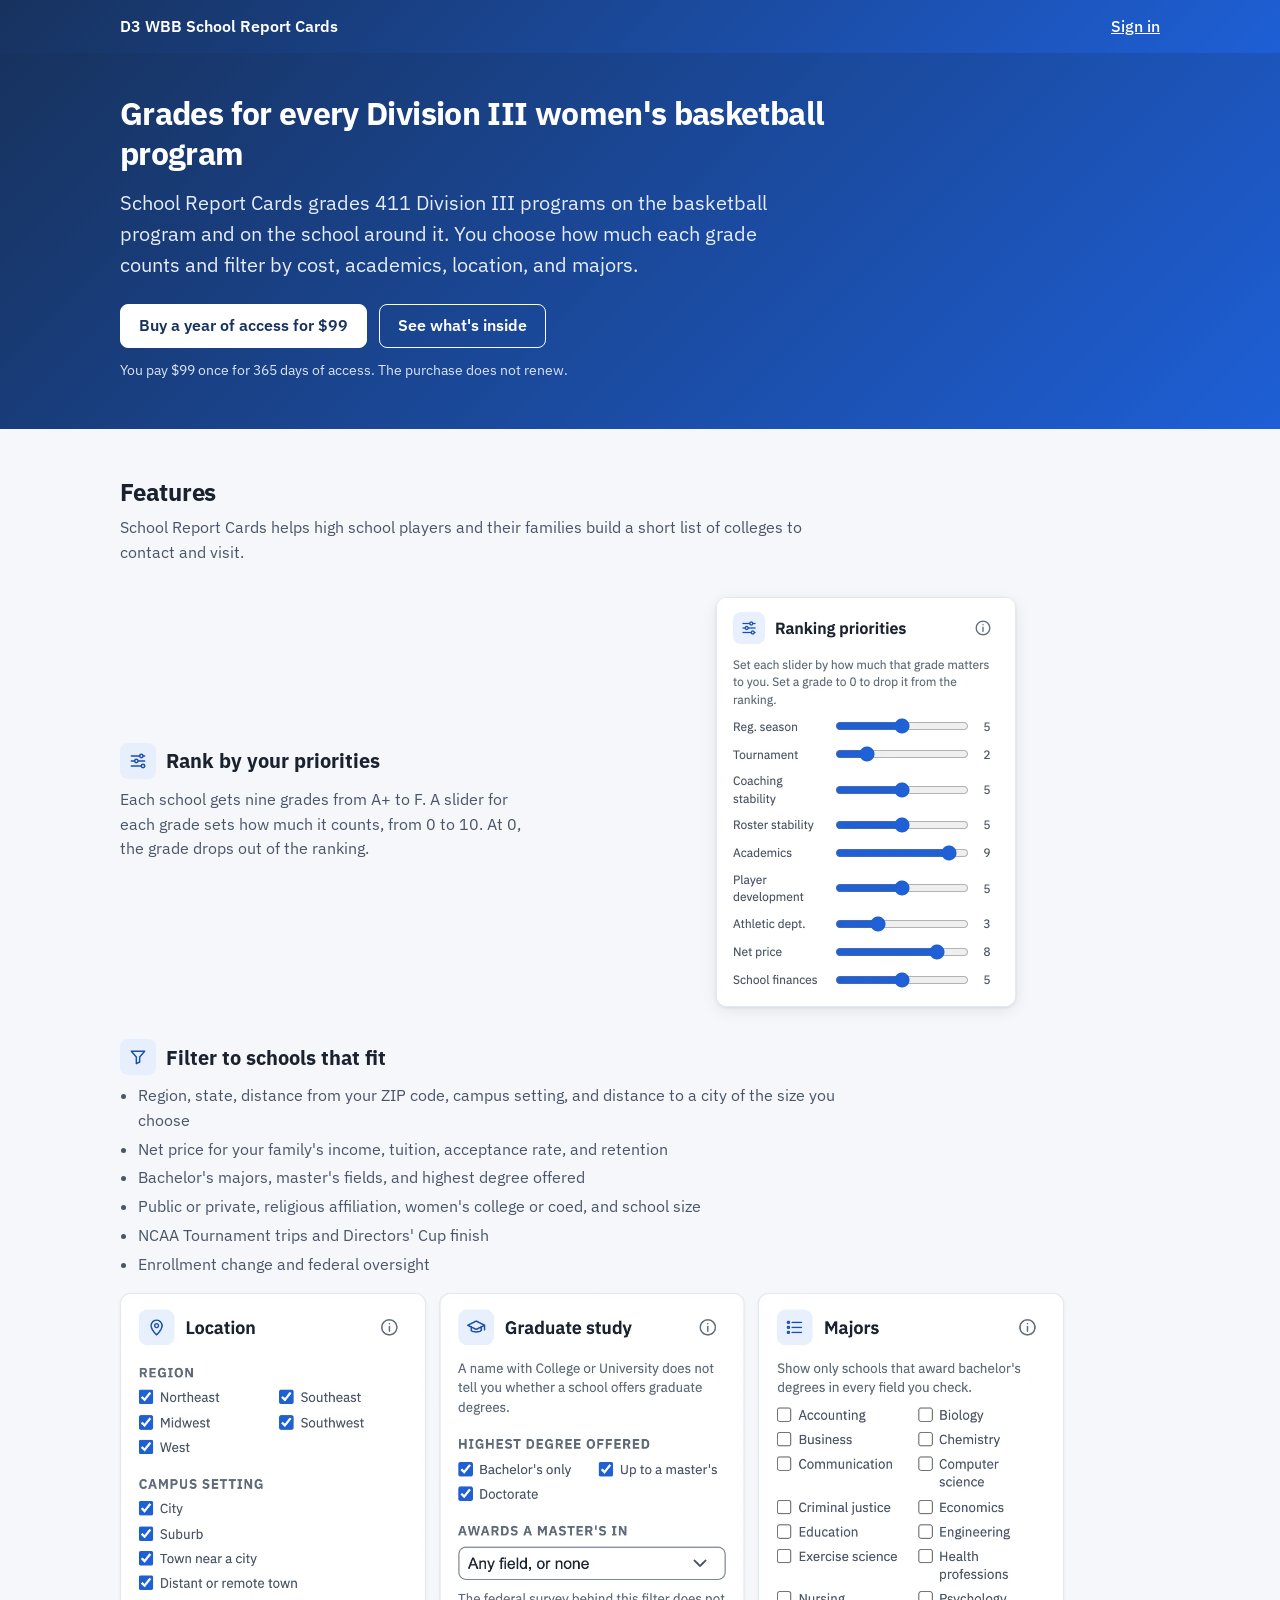
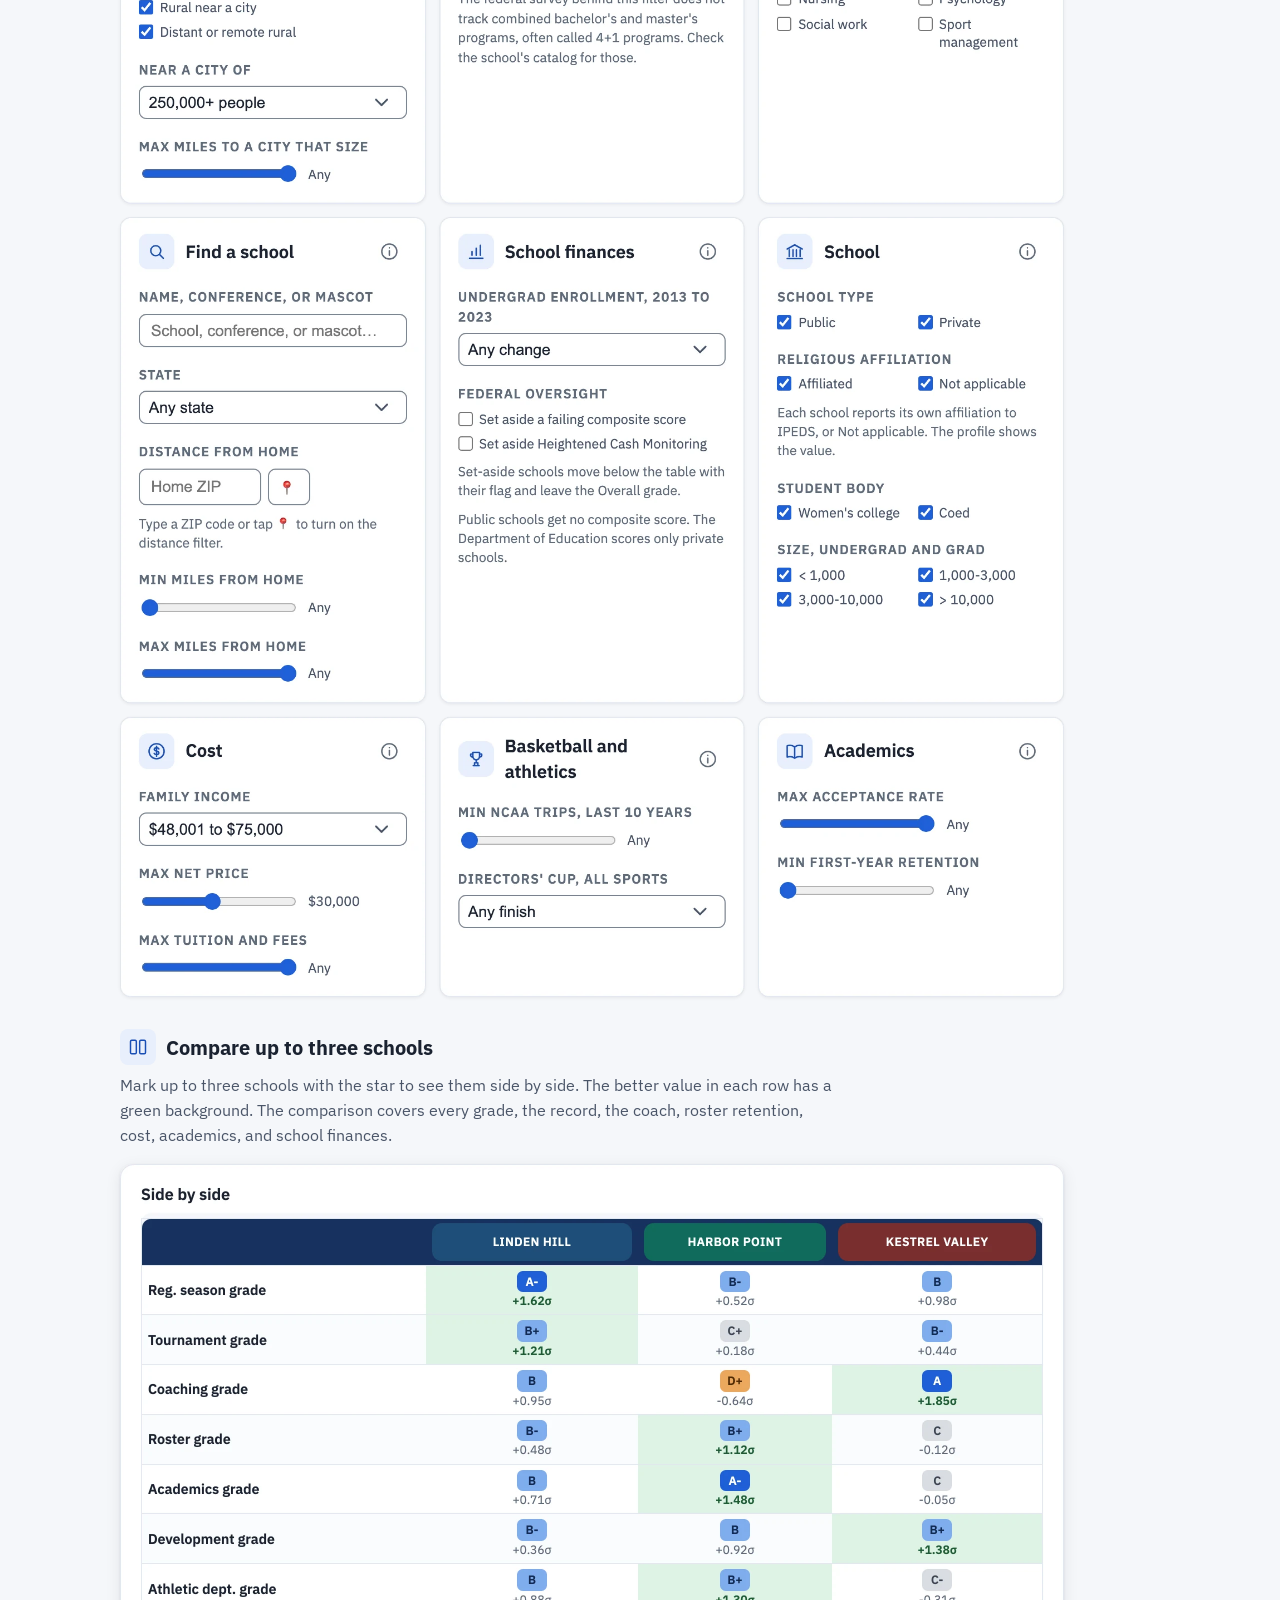
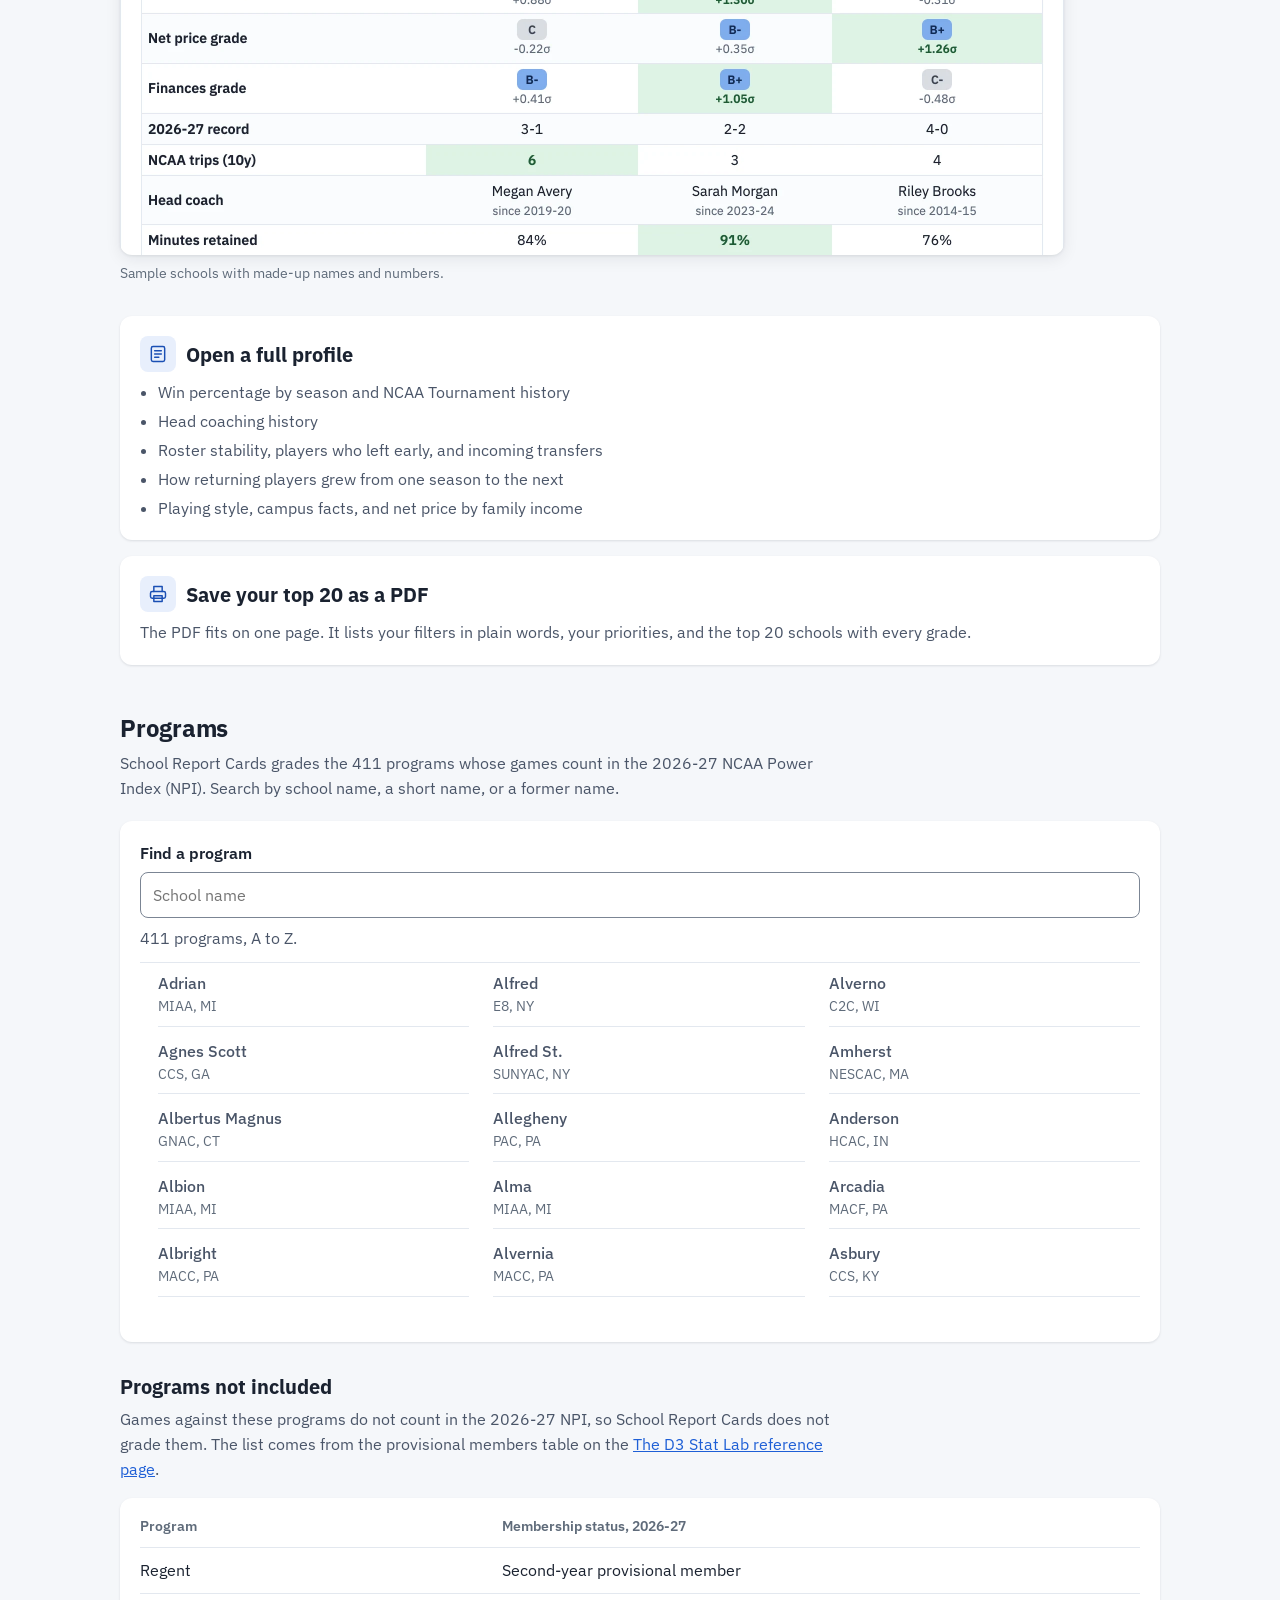
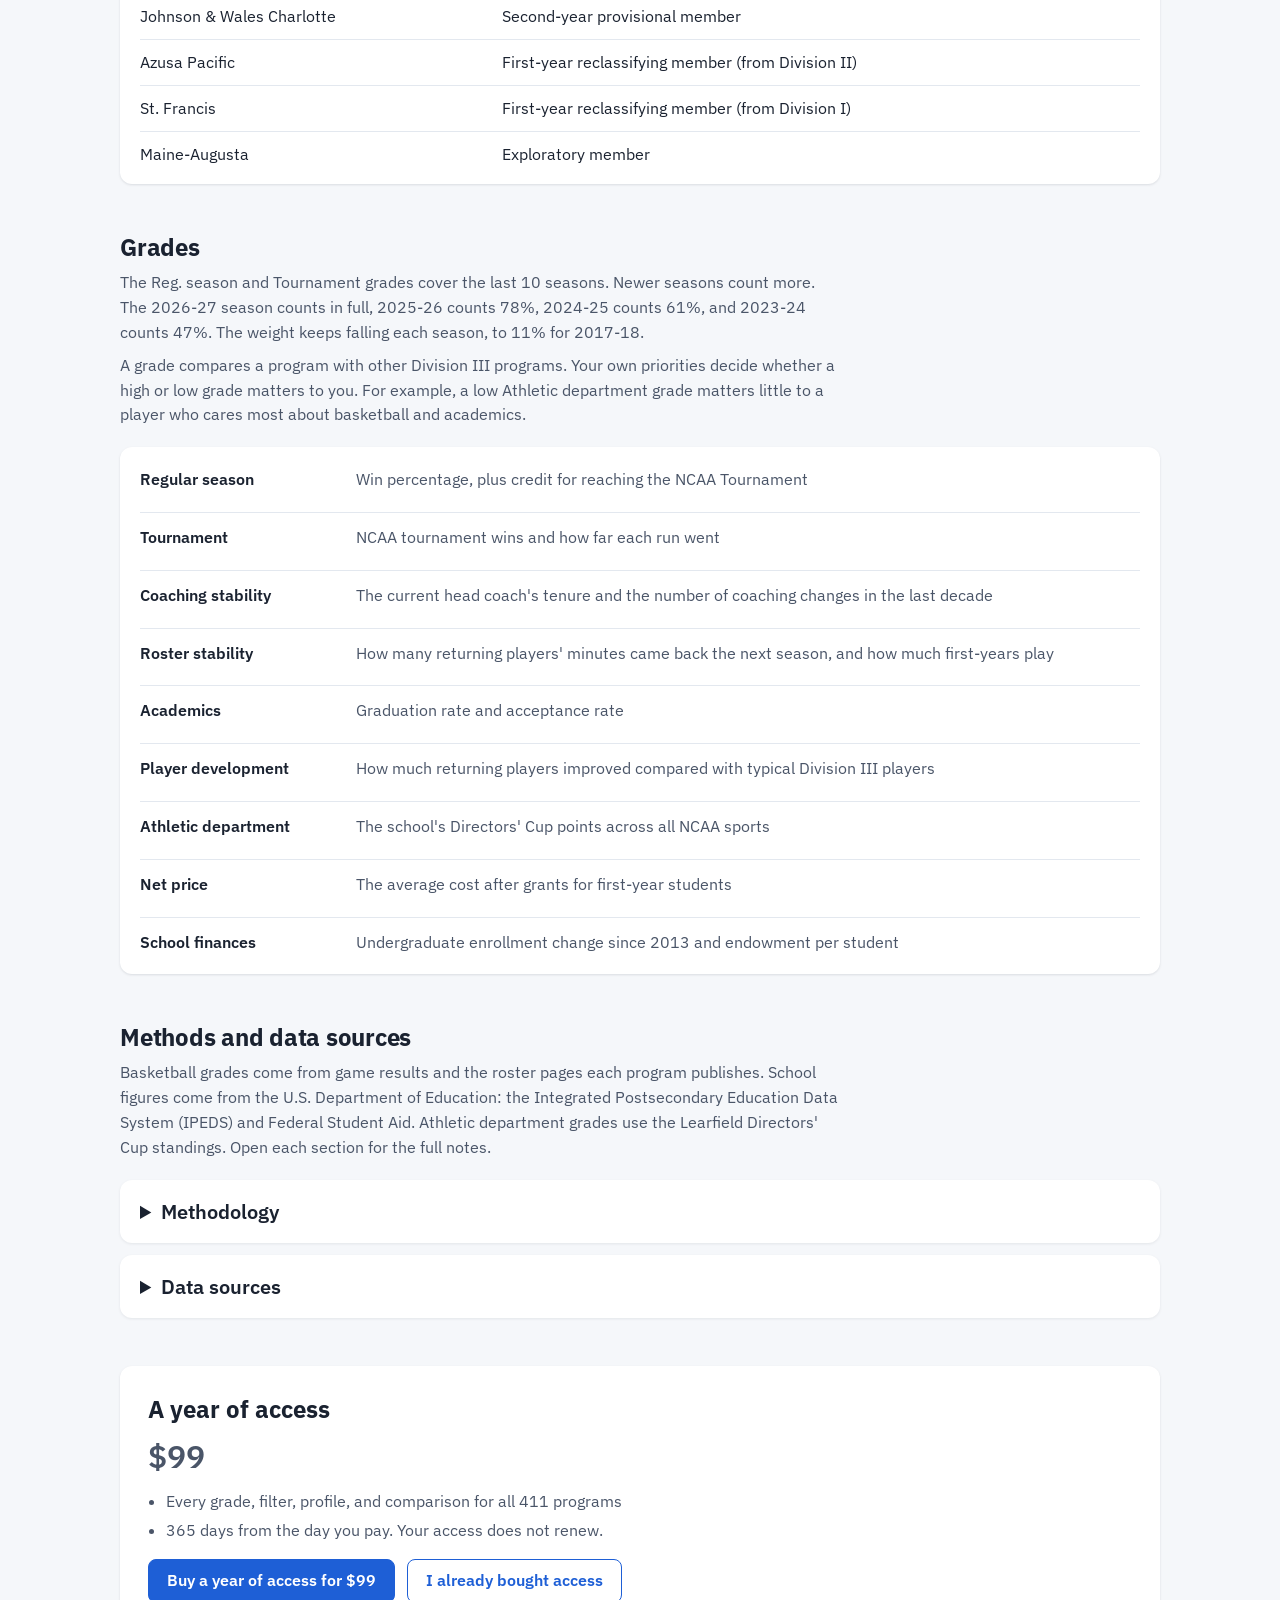
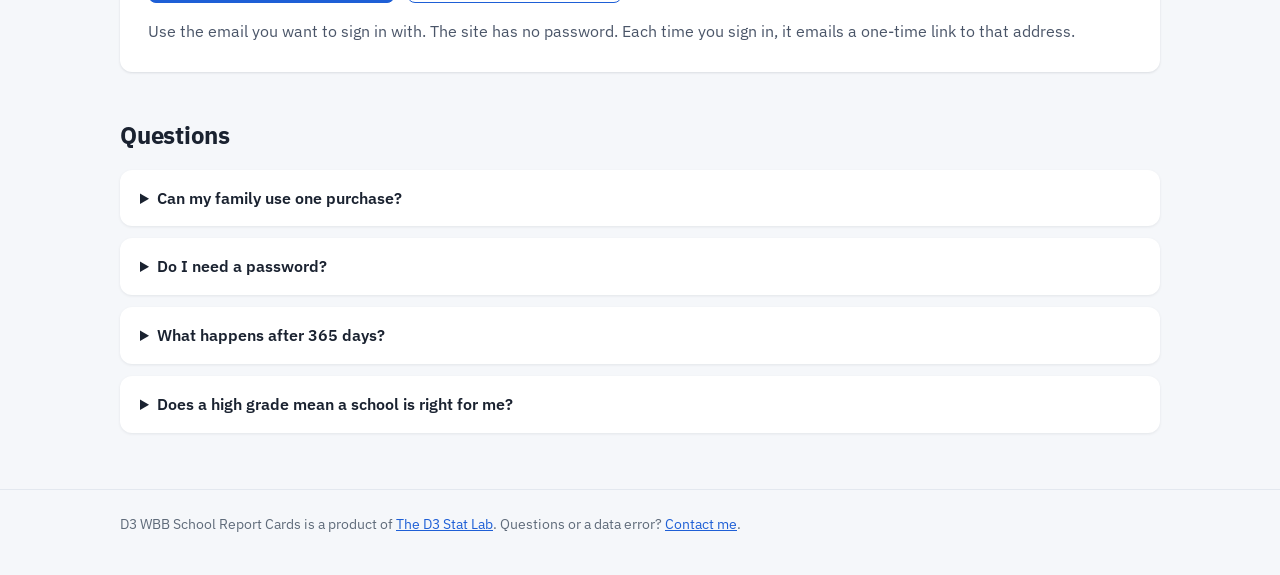
<file: index.html>
<!DOCTYPE html>
<html lang="en">
<head>
<meta charset="utf-8">
<meta name="viewport" content="width=device-width, initial-scale=1">
<meta name="color-scheme" content="light">
<meta name="darkreader-lock">
<meta name="theme-color" content="#17325e">
<meta name="description" content="Grades for Division III women's basketball programs, with filters for cost, academics, location, majors, and school finances.">
<meta name="ste-allow" content="III,WBB,NPI">
<title>D3 WBB School Report Cards</title>
<link rel="icon" href="favicon.svg" type="image/svg+xml">
<script>window.goatcounter = {path: function(p) { return location.host + p }}</script>
<script data-goatcounter="https://thed3statlab.goatcounter.com/count" async src="https://gc.zgo.at/count.js"></script>
<link rel="apple-touch-icon" href="apple-touch-icon.png">
<link rel="preconnect" href="https://fonts.googleapis.com">
<link rel="preconnect" href="https://fonts.gstatic.com" crossorigin>
<link rel="stylesheet" href="https://fonts.googleapis.com/css2?family=IBM+Plex+Sans:wght@400;500;600&display=swap">
<link rel="stylesheet" href="site.css">
</head>
<body>
<header class="top"><div class="bar">
  <a class="brand" href="index.html">D3 WBB School Report Cards</a>
  <a class="signin" href="signin.html">Sign in</a>
</div></header>

<section class="hero"><div class="wrap">
  <h1>Grades for every Division III women's basketball program</h1>
  <p class="lead">School Report Cards grades <span data-n>411</span> Division III programs on the basketball program and on the
  school around it. You choose how much each grade counts and filter by cost, academics, location, and majors.</p>
  <div class="actions">
    <a class="btn primary buyLink" href="#buy">Buy a year of access for $99</a>
    <a class="btn secondary" href="#features">See what's inside</a>
  </div>
  <p class="terms">You pay $99 once for 365 days of access. The purchase does not renew.</p>
</div></section>

<section class="block" id="features"><div class="wrap">
  <h2>Features</h2>
  <p class="intro">School Report Cards helps high school players and their families build a short list of colleges to contact and visit.</p>

  <div class="feature">
    <div class="ftext">
      <h3><span class="icon"><svg viewBox="0 0 24 24" fill="none" stroke="currentColor" stroke-width="1.75" stroke-linecap="round" aria-hidden="true"><path d="M4 6h10M18 6h2M4 12h4M12 12h8M4 18h12M20 18h0"/><circle cx="16" cy="6" r="2"/><circle cx="10" cy="12" r="2"/><circle cx="18" cy="18" r="2"/></svg></span>Rank by your priorities</h3>
      <p>Each school gets nine grades from A+ to F. A slider for each grade sets how much it counts, from 0 to 10.
      At 0, the grade drops out of the ranking.</p>
    </div>
    <figure class="shot narrowShot">
      <img src="img/priorities.webp" width="300" height="410" loading="lazy"
           alt="The Ranking priorities card, with one slider for each of the nine grades. Academics is set to 9 and Net price to 8.">
    </figure>
  </div>

  <div class="feature wide">
    <div class="ftext">
      <h3><span class="icon"><svg viewBox="0 0 24 24" fill="none" stroke="currentColor" stroke-width="1.75" stroke-linecap="round" stroke-linejoin="round" aria-hidden="true"><path d="M4 5h16l-6 7v6l-4 2v-8z"/></svg></span>Filter to schools that fit</h3>
      <ul>
        <li>Region, state, distance from your ZIP code, campus setting, and distance to a city of the size you choose</li>
        <li>Net price for your family's income, tuition, acceptance rate, and retention</li>
        <li>Bachelor's majors, master's fields, and highest degree offered</li>
        <li>Public or private, religious affiliation, women's college or coed, and school size</li>
        <li>NCAA Tournament trips and Directors' Cup finish</li>
        <li>Enrollment change and federal oversight</li>
      </ul>
    </div>
    <figure class="shot bare">
      <a href="img/controls.webp" target="_blank" rel="noopener"><img src="img/controls.webp" width="880" height="1204" loading="lazy"
           alt="The filter cards: Location, Graduate study, Majors, Find a school, School finances, School, Cost, Basketball and athletics, and Academics."></a>
    </figure>
  </div>

  <div class="feature wide">
    <div class="ftext">
      <h3><span class="icon"><svg viewBox="0 0 24 24" fill="none" stroke="currentColor" stroke-width="1.75" stroke-linecap="round" stroke-linejoin="round" aria-hidden="true"><rect x="3" y="4" width="7" height="16" rx="1.5"/><rect x="14" y="4" width="7" height="16" rx="1.5"/></svg></span>Compare up to three schools</h3>
      <p>Mark up to three schools with the star to see them side by side. The better value in each row has a green background.
      The comparison covers every grade, the record, the coach, roster retention, cost, academics, and school finances.</p>
    </div>
    <figure class="shot">
      <a href="img/compare.webp" target="_blank" rel="noopener"><img src="img/compare.webp" width="944" height="691" loading="lazy"
           alt="Three sample schools side by side, with a letter grade and a score for each of the nine grades."></a>
      <figcaption>Sample schools with made-up names and numbers.</figcaption>
    </figure>
  </div>

  <div class="cards one">
    <div class="card">
      <h3><span class="icon"><svg viewBox="0 0 24 24" fill="none" stroke="currentColor" stroke-width="1.75" stroke-linecap="round" stroke-linejoin="round" aria-hidden="true"><rect x="4" y="3" width="16" height="18" rx="2"/><path d="M8 8h8M8 12h8M8 16h5"/></svg></span>Open a full profile</h3>
      <ul>
        <li>Win percentage by season and NCAA Tournament history</li>
        <li>Head coaching history</li>
        <li>Roster stability, players who left early, and incoming transfers</li>
        <li>How returning players grew from one season to the next</li>
        <li>Playing style, campus facts, and net price by family income</li>
      </ul>
    </div>
    <div class="card">
      <h3><span class="icon"><svg viewBox="0 0 24 24" fill="none" stroke="currentColor" stroke-width="1.75" stroke-linecap="round" stroke-linejoin="round" aria-hidden="true"><path d="M7 9V3h10v6"/><rect x="3" y="9" width="18" height="8" rx="2"/><path d="M7 14h10v7H7z"/></svg></span>Save your top 20 as a PDF</h3>
      <p>The PDF fits on one page. It lists your filters in plain words, your priorities, and the top 20 schools with every grade.</p>
    </div>
  </div>
</div></section>

<section class="block" id="programs"><div class="wrap">
  <h2>Programs</h2>
  <p class="intro">School Report Cards grades the <span data-n>411</span> programs whose games count in the 2026-27 NCAA
  Power Index (NPI). Search by school name, a short name, or a former name.</p>
  <div class="card finder">
    <label class="field" for="schoolSearch">Find a program</label>
    <input class="text" id="schoolSearch" type="search" placeholder="School name" autocomplete="off" spellcheck="false">
    <p class="note" id="schoolCount" aria-live="polite"></p>
    <ul class="schoolList" id="schoolList"></ul>
  </div>
  <h3 class="subhead">Programs not included</h3>
  <p class="intro">Games against these programs do not count in the 2026-27 NPI, so School Report Cards does not grade
  them. The list comes from the provisional members table on the
  <a href="https://thed3statlab.com/reference.html" target="_blank" rel="noopener">The D3 Stat Lab reference page</a>.</p>
  <div class="card tableCard">
    <table class="excluded">
      <thead><tr><th>Program</th><th>Membership status, 2026-27</th></tr></thead>
      <tbody id="excludedRows"></tbody>
    </table>
  </div>
</div></section>

<section class="block" id="grades"><div class="wrap">
  <h2>Grades</h2>
  <p class="intro">The Reg. season and Tournament grades cover the last 10 seasons.
  <!-- generated:decay -->
Newer seasons count more. The 2026-27 season counts in full, 2025-26 counts 78%, 2024-25 counts 61%, and 2023-24 counts 47%. The weight keeps falling each season, to 11% for 2017-18.
<!-- /generated:decay --></p>
  <p class="intro">A grade compares a program with other Division III programs. Your own priorities decide whether
  a high or low grade matters to you. For example, a low Athletic department grade matters little to a player who
  cares most about basketball and academics.</p>
  <dl class="grades card">
    <div><dt>Regular season</dt><dd>Win percentage, plus credit for reaching the NCAA Tournament</dd></div>
    <div><dt>Tournament</dt><dd>NCAA tournament wins and how far each run went</dd></div>
    <div><dt>Coaching stability</dt><dd>The current head coach's tenure and the number of coaching changes in the last decade</dd></div>
    <div><dt>Roster stability</dt><dd>How many returning players' minutes came back the next season, and how much first-years play</dd></div>
    <div><dt>Academics</dt><dd>Graduation rate and acceptance rate</dd></div>
    <div><dt>Player development</dt><dd>How much returning players improved compared with typical Division III players</dd></div>
    <div><dt>Athletic department</dt><dd>The school's Directors' Cup points across all NCAA sports</dd></div>
    <div><dt>Net price</dt><dd>The average cost after grants for first-year students</dd></div>
    <div><dt>School finances</dt><dd>Undergraduate enrollment change since 2013 and endowment per student</dd></div>
  </dl>
</div></section>

<section class="block" id="methods"><div class="wrap">
  <h2>Methods and data sources</h2>
  <p class="intro">Basketball grades come from game results and the roster pages each program publishes. School
  figures come from the U.S. Department of Education: the Integrated Postsecondary Education Data System
  (IPEDS) and Federal Student Aid. Athletic department grades use the Learfield Directors' Cup standings.
  Open each section for the full notes.</p>
  <div class="methods">
  <!-- generated:methods -->
<details class="methodology" id="method">
  <summary>Methodology</summary>
  <p><strong>Grades</strong> measure distance from the D3 average in standard deviations (σ).
  A+ starts at +2.25σ. C covers the average.</p>
  <p>The Reg. season and Tournament grades cover the last 10 seasons. Newer seasons count more. The 2026-27 season counts in full, 2025-26 counts 78%, 2024-25 counts 61%, and 2023-24 counts 47%. The weight keeps falling each season, to 11% for 2017-18. The data sources table lists the period for every other grade.</p>
  <p>Each letter covers a fixed σ range, so the number of schools at each letter changes from
  grade to grade. A historic outlier grades far above a strong program, and programs with similar
  resumes grade alike. Hover any grade for its exact σ and percentile.</p>
  <p><strong>Reg. season:</strong> win percentage plus a bonus for making the NCAA field.
  <strong>Tournament:</strong> NCAA wins and how deep each run went.
  <strong>Coaching stability:</strong> current coach tenure minus a penalty per head-coaching
  change in the last decade.</p>
  <p><strong>Coaching grade scope:</strong> the grade measures the stability of the head-coaching
  position over the last 10 years. Stability usually signals overall program health. A coach's effect on the
  program shows more in the Reg. season, Tournament, Roster, and Development grades. No grade here
  covers personality or coaching style.</p>
  <p><strong>Roster stability:</strong> minutes-weighted retention (two thirds) and first-year
  share of minutes (one third). Retention is the share of non-senior minutes that came back the
  next season, found by comparing each team's consecutive roster pages. Seniors and graduate
  students who leave do not count against a program. First-year share of minutes pools the minutes
  of the last three rosters.</p>
  <p><strong>Roster grade caveat, class years:</strong> the class year for each player comes
  from the team's own roster page. We do not know whether a team lists academic class or athletic
  eligibility, and teams may differ.</p>
  <p>Some players graduate with eligibility left and skip a final season. If the roster lists such
  a player as a junior, she looks like an underclassman who left, and her departure lowers the
  program's retention. The same happens when a player stops playing to focus on academics.</p>
  <p>We cannot separate those cases from a player who left the team for other reasons. Every
  non-senior who does not return counts the same. Treat the Roster grade and the "Left early"
  lists as an estimate built on that assumption.</p>
  <p><strong>Academics:</strong> graduation rate and selectivity (from the acceptance rate), both
  from the Integrated Postsecondary Education Data System (IPEDS), a U.S. Department of Education
  survey.</p>
  <p><strong>Player development:</strong> returning players' year-over-year growth in production
  rate (pts+reb+ast per 30 min) and role (minutes). Each is measured against the typical D3
  progression for a player at the same starting level and class, which removes regression to
  the mean.</p>
  <p>Holding an elite rate counts as development. A routine bounce from a low base earns no
  credit. The grade weights players by minutes, across every offseason from 2023-24 to 2025-26. A season counts once it is
  finished.</p>
  <p><strong>Athletic dept.:</strong> average Learfield Directors' Cup points per season across
  10 seasons, 2014-15 to 2025-26. The National Association of Collegiate Directors of Athletics
  (NACDA) publishes the standings and published none for 2019-20 or 2020-21. The Cup scores a
  school's finishes in NCAA championships across all sports, men's and women's, up to 18 sports a
  year.</p>
  <p>A season with no points counts as zero, including seasons before a school joined Division
  III. The grade says nothing about the basketball program itself.</p>
  <p><strong>Net price:</strong> the average net price for full-time first-year students who got
  grant aid. Lower prices grade higher. The grade uses the price for all families, even when you
  pick a family income. A school with no reported price grades at the D3 average.</p>
  <p><strong>School finances:</strong> the change in undergraduate enrollment from fall 2013 to
  fall 2023. The second measure is the endowment per full-time-equivalent student at the end of
  fiscal year 2023. Both come from IPEDS. Each is measured on a log scale, so a school that doubled and a school
  that halved sit the same distance from no change. The two count equally.</p>
  <p>Some campuses merged and now report as one school, such as the three Vermont State
  campuses. Their 2013 count covers one campus and their 2023 count covers the merged school, so
  we leave their enrollment change blank. Some campuses report their endowment through a parent
  university and show none.</p>
  <p><strong>Federal oversight:</strong> the profile also shows two Department of Education
  measures that the grade does not use. The financial responsibility composite score runs from
  -1.0 to 3.0. A score of 1.5 or higher passes, 1.0 to 1.4 passes with extra oversight, and below
  1.0 fails. Only private schools get one, so it would grade only part of the field.</p>
  <p>Every school with a failing score or a cash-monitoring listing shows a label beside its name.
  The Federal oversight checkboxes move those schools below the table instead of hiding them, and
  set-aside schools leave the Overall grade.</p>
  <p>Heightened
  Cash Monitoring is a list of schools under extra federal oversight of their student aid money,
  with the reason for each.</p>
  <p>The <strong>Overall</strong> grade re-ranks the schools that match your filters using your
  priority weights over the component σ-scores, then re-grades within that filtered set. Set a
  priority to 0 to drop that grade from the ranking.</p>
  <p><strong>Campus setting and nearest city:</strong> the setting is the locale code from the
  National Center for Education Statistics (NCES). It measures distance from the campus to an
  urban area. Nearest-city distances are straight-line miles to the closest U.S. city of each
  size, so they ignore cities in Canada.</p>
  <p><strong>Graduate study:</strong> the highest degree offered comes from the
  IPEDS directory. A school awards a master's in a field when it awarded at least one master's degree
  in it in July 2022 to June 2024. IPEDS has no field for combined bachelor's and master's (4+1)
  programs, so check the school's catalog for those.</p>
  <p><strong>Women's colleges:</strong> the label follows the Women's College
  Coalition member list, with two exceptions. William Smith counts as a women's college: it is the
  women's college paired with Hobart, with one shared campus and one federal record. Mississippi
  University for Women (MUW) is a member but counts as coed. It began admitting men in 1982.</p>
  <p><strong>Distance from home:</strong> straight-line miles from your ZIP code or
  your location to each campus. A ZIP code maps to the average location of the IPEDS campuses with
  the same first three digits. A distance can be off by several miles.</p>
  <p><strong>Majors:</strong> a school offers a field when it awarded at least one bachelor's
  degree in it in either of the last two years in IPEDS. A school that reports degrees only as
  liberal arts or interdisciplinary studies shows no fields. Check the school's catalog before
  you rule it out.</p>
</details>
<details class="methodology" id="sources">
  <summary>Data sources</summary>
  <p>Each school's profile links to its page on College Navigator, the U.S. Department of
  Education's public view of the same federal survey data. College Navigator shows the newest
  year in IPEDS, which can be one year newer than the data here.</p>
  <table class="fixed srcTable">
    <colgroup><col style="width:28%"><col style="width:46%"><col style="width:26%"></colgroup>
    <thead><tr><th>Field</th><th>Source</th><th>Data year</th></tr></thead>
    <tbody>
      <tr><td>Enrollment</td><td><a href="https://nces.ed.gov/ipeds/datacenter/DataFiles.aspx" target="_blank" rel="noopener">IPEDS</a> Fall Enrollment</td><td>Fall 2023</td></tr>
      <tr><td>Tuition and fees</td><td><a href="https://nces.ed.gov/ipeds/datacenter/DataFiles.aspx" target="_blank" rel="noopener">IPEDS</a> Institutional Characteristics</td><td>2023-24</td></tr>
      <tr><td>Acceptance rate</td><td><a href="https://nces.ed.gov/ipeds/datacenter/DataFiles.aspx" target="_blank" rel="noopener">IPEDS</a> Admissions</td><td>Fall 2023</td></tr>
      <tr><td>Graduation rate</td><td><a href="https://nces.ed.gov/ipeds/datacenter/DataFiles.aspx" target="_blank" rel="noopener">IPEDS</a> Graduation Rates</td><td>2023</td></tr>
      <tr><td>Net price, all families and by income</td><td><a href="https://nces.ed.gov/ipeds/datacenter/DataFiles.aspx" target="_blank" rel="noopener">IPEDS</a> Student Financial Aid</td><td>2022-23</td></tr>
      <tr><td>First-year retention, student-to-faculty ratio</td><td><a href="https://nces.ed.gov/ipeds/datacenter/DataFiles.aspx" target="_blank" rel="noopener">IPEDS</a> Fall Enrollment</td><td>Fall 2023</td></tr>
      <tr><td>Highest degree offered</td><td><a href="https://nces.ed.gov/ipeds/datacenter/DataFiles.aspx" target="_blank" rel="noopener">IPEDS</a> Institutional Characteristics</td><td>2024</td></tr>
      <tr><td>Master's fields awarded</td><td><a href="https://nces.ed.gov/ipeds/datacenter/DataFiles.aspx" target="_blank" rel="noopener">IPEDS</a> Completions</td><td>July 2022 to June 2024</td></tr>
      <tr><td>Bachelor's majors offered</td><td><a href="https://nces.ed.gov/ipeds/datacenter/DataFiles.aspx" target="_blank" rel="noopener">IPEDS</a> Completions</td><td>July 2022 to June 2024</td></tr>
      <tr><td>Campus setting, campus location</td><td><a href="https://nces.ed.gov/programs/edge/Geographic/LocaleBoundaries" target="_blank" rel="noopener">NCES locale codes</a> in the IPEDS directory</td><td>2024</td></tr>
      <tr><td>Nearest city</td><td><a href="https://www.census.gov/programs-surveys/popest.html" target="_blank" rel="noopener">U.S. Census Bureau</a> city population estimates and place locations</td><td>July 1, 2024</td></tr>
      <tr><td>Distance from home</td><td>IPEDS campus locations. A ZIP code maps to the average location of IPEDS campuses with the same first three digits.</td><td>2024</td></tr>
      <tr><td>Undergrad enrollment change</td><td><a href="https://nces.ed.gov/ipeds/datacenter/DataFiles.aspx" target="_blank" rel="noopener">IPEDS</a> Fall Enrollment</td><td>Fall 2013 and fall 2023</td></tr>
      <tr><td>Endowment per student</td><td><a href="https://nces.ed.gov/ipeds/datacenter/DataFiles.aspx" target="_blank" rel="noopener">IPEDS</a> Finance, divided by fall enrollment</td><td>Fiscal year 2023</td></tr>
      <tr><td>Financial responsibility composite score</td><td><a href="https://studentaid.gov/data-center/school/composite-scores" target="_blank" rel="noopener">Federal Student Aid</a>, U.S. Department of Education</td><td>Newest fiscal year listed, 2021 to 2023</td></tr>
      <tr><td>Heightened Cash Monitoring</td><td><a href="https://studentaid.gov/data-center/school/hcm" target="_blank" rel="noopener">Federal Student Aid</a>, U.S. Department of Education</td><td>June 1, 2026</td></tr>
      <tr><td>Directors' Cup</td><td><a href="https://nacda.com/sports/2018/7/17/directorscup-nacda-directorscup-previous-standings-html.aspx" target="_blank" rel="noopener">NACDA</a> final Division III standings</td><td>2014-15 to 2025-26</td></tr>
      <tr><td>Season records</td><td><a href="https://stats.ncaa.org/" target="_blank" rel="noopener">stats.ncaa.org</a>, plus game results for the current season</td><td>Every season on file</td></tr>
      <tr><td>NCAA Tournament history</td><td>NCAA Division III tournament results</td><td>1982 to present</td></tr>
      <tr><td>D3hoops poll rank</td><td><a href="https://www.d3hoops.com/" target="_blank" rel="noopener">D3hoops.com</a> Top 25 poll</td><td>2026-27</td></tr>
      <tr><td>Head coaches</td><td>Each team's athletics website</td><td>Every season on file</td></tr>
      <tr><td>Rosters, class years, minutes, player stats</td><td>Each team's roster and statistics pages</td><td>Every season on file</td></tr>
      <tr><td>Playing style</td><td>Computed by us from game box scores, blended with a preseason projection over a team's first eight games</td><td>2026-27</td></tr>
      <tr><td>Women's college or coed</td><td><a href="https://www.womenscolleges.org/colleges" target="_blank" rel="noopener">Women's College Coalition</a> member list, with two exceptions in the method notes. Men's share from <a href="https://nces.ed.gov/ipeds/datacenter/DataFiles.aspx" target="_blank" rel="noopener">IPEDS</a> Fall Enrollment.</td><td>Member list: November 9, 2026. Enrollment: fall 2023.</td></tr>
    </tbody>
  </table>
</details>
<!-- /generated:methods -->
  </div>
</div></section>

<div class="wrap buy" id="buy">
  <div class="card">
    <h2>A year of access</h2>
    <p class="price">$99</p>
    <ul class="note">
      <li>Every grade, filter, profile, and comparison for all <span data-n>411</span> programs</li>
      <li>365 days from the day you pay. Your access does not renew.</li>
    </ul>
    <div class="actions">
      <a class="btn primary buyLink" href="#buy">Buy a year of access for $99</a>
      <a class="btn secondary" href="signin.html">I already bought access</a>
    </div>
    <p class="checkout-email">Use the email you want to sign in with. The site has no password. Each time you sign
    in, it emails a one-time link to that address.</p>
  </div>
</div>

<section class="block" id="faq"><div class="wrap">
  <h2>Questions</h2>
  <div class="faq">
    <details><summary>Can my family use one purchase?</summary>
      <p>Yes. Anyone in your family can sign in with the checkout email on their own device. The sign-in link goes
      to that inbox each time.</p></details>
    <details><summary>Do I need a password?</summary>
      <p>No. Type your email on the sign-in page and open the link we send. You stay signed in on that device
      until you sign out.</p></details>
    <details><summary>What happens after 365 days?</summary>
      <p>Your access ends and we do not charge you again. If you buy again before it ends, the new year starts
      when the current one ends.</p></details>
    <details><summary>Does a high grade mean a school is right for me?</summary>
      <p>A grade cannot tell you whether a school fits you. Use the grades to find programs worth a closer look, then talk to the coaches and visit.</p></details>
  </div>
</div></section>

<footer><div class="wrap">
  <p>D3 WBB School Report Cards is a product of <a href="https://www.thed3statlab.com" target="_blank" rel="noopener">The D3 Stat Lab</a>. Questions or a data error? <a href="contact.html">Contact me</a>.</p>
</div></footer>

<!-- generated:schools -->
<script type="application/json" id="schoolData">{"included":[{"n":"Adrian","c":"MIAA","s":"MI","a":["Adrian College"]},{"n":"Agnes Scott","c":"CCS","s":"GA","a":["Agnes Scott College"]},{"n":"Albertus Magnus","c":"GNAC","s":"CT","a":["Albertus Magnus College"]},{"n":"Albion","c":"MIAA","s":"MI","a":["Albion College"]},{"n":"Albright","c":"MACC","s":"PA","a":["Albright College"]},{"n":"Alfred","c":"E8","s":"NY","a":["Alfred University"]},{"n":"Alfred St.","c":"SUNYAC","s":"NY","a":["Alfred St","Alfred State","Alfred State College","SUNY College of Technology at Alfred"]},{"n":"Allegheny","c":"PAC","s":"PA","a":["Allegheny College"]},{"n":"Alma","c":"MIAA","s":"MI","a":["Alma College"]},{"n":"Alvernia","c":"MACC","s":"PA","a":["Alvernia University"]},{"n":"Alverno","c":"C2C","s":"WI","a":["Alverno College"]},{"n":"Amherst","c":"NESCAC","s":"MA","a":["Amherst College"]},{"n":"Anderson","c":"HCAC","s":"IN","a":["Anderson (IN)","Anderson IN","Anderson University","Anderson University (Indiana)"]},{"n":"Arcadia","c":"MACF","s":"PA","a":["Arcadia University"]},{"n":"Asbury","c":"CCS","s":"KY","a":["#Asbury University (active 2024-25)","Asbury University"]},{"n":"Augsburg","c":"MIAC","s":"MN","a":["Augsburg University"]},{"n":"Augustana","c":"CCIW","s":"IL","a":["Augustana (IL)","Augustana College","Augustana College (Illinois)","Augustana IL"]},{"n":"Aurora","c":"NACC","s":"IL","a":["Aurora University"]},{"n":"Austin","c":"SCAC","s":"TX","a":["Austin Col","Austin College"]},{"n":"Averett","c":"ODAC","s":"VA","a":["Averett University"]},{"n":"Babson","c":"NEWMAC","s":"MA","a":["Babson College"]},{"n":"Baldwin Wallace","c":"OAC","s":"OH","a":["Baldwin Wallace University","Baldwin-Wallace"]},{"n":"Bard","c":"LL","s":"NY","a":["Bard College"]},{"n":"Baruch","c":"CUNYAC","s":"NY","a":["Baruch College","CUNY Bernard M Baruch College"]},{"n":"Bates","c":"NESCAC","s":"ME","a":["Bates College"]},{"n":"Batten","c":"ODAC","s":"VA","a":["Batten University","Va. Wesleyan","Virginia Wesleyan","Virginia Wesleyan University"]},{"n":"Belhaven","c":"CCS","s":"MS","a":["Belhaven MS","Belhaven University"]},{"n":"Beloit","c":"MWC","s":"WI","a":["Beloit College"]},{"n":"Benedictine","c":"NACC","s":"IL","a":["Benedictine (IL)","Benedictine IL","Benedictine University","Benedictine University (Illinois)"]},{"n":"Berea","c":"HCAC","s":"KY","a":["Berea College"]},{"n":"Berry","c":"SAA","s":"GA","a":["Berry College"]},{"n":"Bethany","c":"PAC","s":"WV","a":["Bethany (WV)","Bethany College","Bethany College (West Virginia)","Bethany WV"]},{"n":"Bethany Lutheran","c":"UMAC","s":"MN","a":["Bethany Luth","Bethany Lutheran College"]},{"n":"Bethel","c":"MIAC","s":"MN","a":["Bethel (MN)","Bethel MN","Bethel University","Bethel University (Minnesota)"]},{"n":"Blackburn","c":"SLIAC","s":"IL","a":["Blackburn College"]},{"n":"Bluffton","c":"HCAC","s":"OH","a":["Bluffton University"]},{"n":"Bowdoin","c":"NESCAC","s":"ME","a":["Bowdoin College"]},{"n":"Brandeis","c":"UAA","s":"MA","a":["Brandeis University"]},{"n":"Brevard","c":"USAC","s":"NC","a":["Brevard College"]},{"n":"Bridgewater (VA)","c":"ODAC","s":"VA","a":["Bridgewater (Va.)","Bridgewater College","Bridgewater College (Virginia)","Bridgewater VA"]},{"n":"Bridgewater St.","c":"MASCAC","s":"MA","a":["Bridgewater MA","Bridgewater State","Bridgewater State University"]},{"n":"Brooklyn","c":"CUNYAC","s":"NY","a":["Brooklyn Col","Brooklyn College","CUNY Brooklyn College"]},{"n":"Bryn Mawr","c":"CC","s":"PA","a":["Bryn Mawr College"]},{"n":"Buena Vista","c":"ARC","s":"IA","a":["Buena Vista University"]},{"n":"Buffalo St.","c":"SUNYAC","s":"NY","a":["Buffalo St","Buffalo State","Buffalo State, State University of New York","SUNY Buffalo State University"]},{"n":"Cairn","c":"UEC","s":"PA","a":["Cairn University","Cairn University-Langhorne"]},{"n":"Cal Lutheran","c":"SCIAC","s":"CA","a":["California Lutheran University"]},{"n":"Caltech","c":"SCIAC","s":"CA","a":["California Institute of Technology"]},{"n":"Calvin","c":"MIAA","s":"MI","a":["Calvin University"]},{"n":"Capital","c":"OAC","s":"OH","a":["Capital University"]},{"n":"Carleton","c":"MIAC","s":"MN","a":["Carleton College","Carleton MN"]},{"n":"Carlow","c":"AMCC","s":"PA","a":["Carlow University"]},{"n":"Carnegie Mellon","c":"UAA","s":"PA","a":["Carnegie Mellon University"]},{"n":"Carroll","c":"CCIW","s":"WI","a":["Carroll (WI)","Carroll University","Carroll University (Wisconsin)","Carroll WI"]},{"n":"Carthage","c":"CCIW","s":"WI","a":["Carthage College"]},{"n":"Case Western","c":"UAA","s":"OH","a":["CWRU","Case Western Reserve","Case Western Reserve University"]},{"n":"Catholic","c":"LAND","s":"DC","a":["Catholic University","The Catholic University of America"]},{"n":"CCNY","c":"CUNYAC","s":"NY","a":["CUNY City College","City Col NY","City College (NY)","The City College of New York"]},{"n":"Cedar Crest","c":"UEC","s":"PA","a":["Cedar Crest College"]},{"n":"Centenary (LA)","c":"SCAC","s":"LA","a":["Centenary","Centenary (La.)","Centenary College (Louisiana)","Centenary College of Louisiana"]},{"n":"Centenary (NJ)","c":"AEC","s":"NJ","a":["Centenary (N.J.)","Centenary NJ","Centenary University","Centenary University (New Jersey)"]},{"n":"Central","c":"ARC","s":"IA","a":["Central (IA)","Central (IA)|Central IA","Central College","Central College (Iowa)","Central IA"]},{"n":"Centre","c":"SAA","s":"KY","a":["Centre College"]},{"n":"Chapman","c":"SCIAC","s":"CA","a":["Chapman University"]},{"n":"Chatham","c":"PAC","s":"PA","a":["Chatham University"]},{"n":"Chicago","c":"UAA","s":"IL","a":["UChicago","University of Chicago"]},{"n":"Christopher Newport","c":"C2C","s":"VA","a":["Chris Newport","Chris. Newport","Christopher Newport University"]},{"n":"Claremont-Mudd-Scripps","c":"SCIAC","s":"CA","a":["Claremont M.S.","Claremont McKenna College","Claremont McKenna-Harvey Mudd-Scripps Colleges","Claremont-M-S"]},{"n":"Clark","c":"NEWMAC","s":"MA","a":["Clark (MA)","Clark MA","Clark University","Clark University (Massachusetts)"]},{"n":"Clarkson","c":"LL","s":"NY","a":["Clarkson University"]},{"n":"Coast Guard","c":"NEWMAC","s":"CT","a":["U.S. Coast Guard Academy","United States Coast Guard Academy"]},{"n":"Coe","c":"ARC","s":"IA","a":["Coe College"]},{"n":"Colby","c":"NESCAC","s":"ME","a":["Colby College"]},{"n":"Colby-Sawyer","c":"GNAC","s":"NH","a":["Colby-Sawyer College"]},{"n":"Colorado College","c":"SCAC","s":"CO","a":["Colorado Col","Colorado Col."]},{"n":"Concordia (IL)","c":"NACC","s":"IL","a":["Concordia Chicago","Concordia IL","Concordia University Chicago","Concordia University-Chicago","Concordia-Chicago"]},{"n":"Concordia (MN)","c":"MIAC","s":"MN","a":["Concordia College at Moorhead","Concordia College, Moorhead","Concordia Mhd","Concordia Moorhead","Concordia-Mhead","Concordia-Moorhead"]},{"n":"Concordia (TX)","c":"SCAC","s":"TX","a":["Concordia (Texas)","Concordia TX","Concordia University Texas"]},{"n":"Concordia (WI)","c":"NACC","s":"WI","a":["Concordia (Wis.)","Concordia University Wisconsin","Concordia University-Wisconsin","Concordia WI","Concordia Wisconsin"]},{"n":"Connecticut College","c":"NESCAC","s":"CT","a":["CT College","Connecticut Col."]},{"n":"Cornell","c":"MWC","s":"IA","a":["Cornell College","Cornell IA"]},{"n":"Covenant","c":"CCS","s":"GA","a":["Covenant College"]},{"n":"Crown","c":"UMAC","s":"MN","a":["Crown (MN)","Crown College","Crown College (Minnesota)","Crown MN"]},{"n":"Curry","c":"CNE","s":"MA","a":["Curry College"]},{"n":"Dallas","c":"SCAC","s":"TX","a":["Dallas Univ","University of Dallas"]},{"n":"Dean","c":"GNAC","s":"MA","a":["Dean College"]},{"n":"Delaware Valley","c":"MACF","s":"PA","a":["Delaware Val","Delaware Valley University"]},{"n":"Denison","c":"NCAC","s":"OH","a":["Denison University"]},{"n":"DePauw","c":"NCAC","s":"IN","a":["DePauw University"]},{"n":"DeSales","c":"MACF","s":"PA","a":["DeSales University"]},{"n":"Dickinson","c":"CC","s":"PA","a":["Dickinson College"]},{"n":"Dominican","c":"NACC","s":"IL","a":["Dominican (IL)","Dominican IL","Dominican University","Dominican University (Illinois)"]},{"n":"Drew","c":"LAND","s":"NJ","a":["Drew University"]},{"n":"Dubuque","c":"ARC","s":"IA","a":["University of Dubuque"]},{"n":"Earlham","c":"HCAC","s":"IN","a":["Earlham College"]},{"n":"East Texas Baptist","c":"ASC","s":"TX","a":["E Texas Bap","East Tex. Baptist","East Texas Baptist University"]},{"n":"Eastern","c":"MACC","s":"PA","a":["Eastern Univ","Eastern University"]},{"n":"Eastern Connecticut St.","c":"LEC","s":"CT","a":["E Connecticut","Eastern Conn. St.","Eastern Connecticut","Eastern Connecticut State University"]},{"n":"Eastern Mennonite","c":"ODAC","s":"VA","a":["E Mennonite","East. Mennonite","Eastern Mennonite University"]},{"n":"Edgewood","c":"NACC","s":"WI","a":["Edgewood College"]},{"n":"Elizabethtown","c":"LAND","s":"PA","a":["Elizabethtown College"]},{"n":"Elmhurst","c":"CCIW","s":"IL","a":["Elmhurst University"]},{"n":"Elmira","c":"E8","s":"NY","a":["Elmira College"]},{"n":"Elms","c":"GNAC","s":"MA","a":["College of Our Lady of the Elms","Elms College"]},{"n":"Emerson","c":"NEWMAC","s":"MA","a":["Emerson College"]},{"n":"Emmanuel","c":"GNAC","s":"MA","a":["Emmanuel (MA)","Emmanuel College","Emmanuel College (Massachusetts)","Emmanuel MA"]},{"n":"Emory","c":"UAA","s":"GA","a":["Emory University"]},{"n":"Endicott","c":"CNE","s":"MA","a":["Endicott College"]},{"n":"Eureka","c":"SLIAC","s":"IL","a":["Eureka College"]},{"n":"Farmingdale St.","c":"SKY","s":"NY","a":["Farmingdale","Farmingdale State","Farmingdale State College"]},{"n":"FDU-Florham","c":"MACF","s":"NJ","a":["FDU Florham","FDU Madison","Fairleigh Dickinson University, Florham","Fairleigh Dickinson University-Florham Campus"]},{"n":"Fitchburg St.","c":"MASCAC","s":"MA","a":["Fitchburg St","Fitchburg State","Fitchburg State University"]},{"n":"Framingham St.","c":"MASCAC","s":"MA","a":["Framingham St","Framingham State","Framingham State University"]},{"n":"Franciscan","c":"PAC","s":"OH","a":["Franciscan (Ohio)","Franciscan OH","Franciscan University of Steubenville"]},{"n":"Franklin","c":"HCAC","s":"IN","a":["Franklin College"]},{"n":"Franklin & Marshall","c":"CC","s":"PA","a":["Frank & Marsh","Franklin & Marshall College","Franklin and Marshall","Franklin and Marshall College"]},{"n":"Fredonia St.","c":"SUNYAC","s":"NY","a":["Fredonia","SUNY Fredonia","SUNY at Fredonia","The State University of New York at Fredonia"]},{"n":"Gallaudet","c":"UEC","s":"DC","a":["Gallaudet University"]},{"n":"Geneva","c":"PAC","s":"PA","a":["Geneva College"]},{"n":"George Fox","c":"NWC","s":"OR","a":["George Fox University"]},{"n":"Gettysburg","c":"CC","s":"PA","a":["Gettysburg College"]},{"n":"Gordon","c":"CNE","s":"MA","a":["Gordon College"]},{"n":"Goucher","c":"LAND","s":"MD","a":["Goucher College"]},{"n":"Greensboro","c":"USAC","s":"NC","a":["Greensboro College"]},{"n":"Greenville","c":"SLIAC","s":"IL","a":["Greenville University"]},{"n":"Grinnell","c":"MWC","s":"IA","a":["Grinnell College"]},{"n":"Grove City","c":"PAC","s":"PA","a":["Grove City College"]},{"n":"Guilford","c":"ODAC","s":"NC","a":["Guilford College"]},{"n":"Gustavus Adolphus","c":"MIAC","s":"MN","a":["Gust Adolphus","Gustavus Adolphus College"]},{"n":"Gwynedd Mercy","c":"AEC","s":"PA","a":["Gwynedd Mercy University","Gwynedd-Mercy"]},{"n":"Hamilton","c":"NESCAC","s":"NY","a":["Hamilton College"]},{"n":"Hamline","c":"MIAC","s":"MN","a":["Hamline University"]},{"n":"Hanover","c":"HCAC","s":"IN","a":["Hanover College"]},{"n":"Hardin-Simmons","c":"ASC","s":"TX","a":["Hardin-Simmons University"]},{"n":"Hartford","c":"CNE","s":"CT","a":["University of Hartford"]},{"n":"Hartwick","c":"E8","s":"NY","a":["Hartwick College"]},{"n":"Haverford","c":"CC","s":"PA","a":["Haverford College"]},{"n":"Heidelberg","c":"OAC","s":"OH","a":["Heidelberg University"]},{"n":"Hendrix","c":"SCAC","s":"AR","a":["Hendrix College"]},{"n":"Hilbert","c":"AMCC","s":"NY","a":["Hilbert College"]},{"n":"Hiram","c":"PAC","s":"OH","a":["Hiram College"]},{"n":"Hollins","c":"ODAC","s":"VA","a":["Hollins University"]},{"n":"Hood","c":"MACC","s":"MD","a":["Hood College"]},{"n":"Hope","c":"MIAA","s":"MI","a":["Hope College"]},{"n":"Houghton","c":"E8","s":"NY","a":["Houghton College","Houghton University"]},{"n":"Howard Payne","c":"ASC","s":"TX","a":["Howard Payne University"]},{"n":"Hunter","c":"CUNYAC","s":"NY","a":["CUNY Hunter College","Hunter College"]},{"n":"Huntingdon","c":"CCS","s":"AL","a":["Huntingdon College"]},{"n":"Husson","c":"NAC","s":"ME","a":["Husson University"]},{"n":"Illinois College","c":"MWC","s":"IL","a":["Illinois Col","Illinois Col."]},{"n":"Illinois Tech","c":"NACC","s":"IL","a":["IL Tech","Illinois Institute of Technology"]},{"n":"Illinois Wesleyan","c":"CCIW","s":"IL","a":["IL Wesleyan","Ill. Wesleyan","Illinois Wesleyan University"]},{"n":"Immaculata","c":"AEC","s":"PA","a":["Immaculata University"]},{"n":"Ithaca","c":"LL","s":"NY","a":["Ithaca College"]},{"n":"John Carroll","c":"NCAC","s":"OH","a":["John Carroll University"]},{"n":"John Jay","c":"CUNYAC","s":"NY","a":["CUNY John Jay College of Criminal Justice","John Jay College of Criminal Justice"]},{"n":"Johns Hopkins","c":"CC","s":"MD","a":["Johns Hopkins University"]},{"n":"Johnson & Wales Providence","c":"CNE","s":"RI","a":["J&W RI","JWU (Providence)","JWU Providence","Johnson & Wales (RI)","Johnson & Wales University (Providence)","Johnson & Wales University-Providence"]},{"n":"Juniata","c":"LAND","s":"PA","a":["Juniata College"]},{"n":"Kalamazoo","c":"MIAA","s":"MI","a":["Kalamazoo College"]},{"n":"Kean","c":"NJAC","s":"NJ","a":["Kean University"]},{"n":"Keene St.","c":"LEC","s":"NH","a":["Keene St","Keene State","Keene State College"]},{"n":"Kenyon","c":"NCAC","s":"OH","a":["Kenyon College"]},{"n":"Keuka","c":"E8","s":"NY","a":["Keuka College"]},{"n":"Keystone","c":"UEC","s":"PA","a":["Keystone College"]},{"n":"King's","c":"MACF","s":"PA","a":["King's College","King's PA","Kings","Kings (PA)","King\u2019s College (Pennsylvania)"]},{"n":"Knox","c":"MWC","s":"IL","a":["Knox College"]},{"n":"La Roche","c":"AMCC","s":"PA","a":["La Roche University"]},{"n":"La Verne","c":"SCIAC","s":"CA","a":["University of La Verne"]},{"n":"LaGrange","c":"CCS","s":"GA","a":["LaGrange College"]},{"n":"Lake Forest","c":"MWC","s":"IL","a":["Lake Forest College"]},{"n":"Lakeland","c":"NACC","s":"WI","a":["Lakeland University"]},{"n":"Lancaster Bible","c":"UEC","s":"PA","a":["Lancaster Bib","Lancaster Bible College"]},{"n":"Lasell","c":"GNAC","s":"MA","a":["Lasell University"]},{"n":"Lawrence","c":"MWC","s":"WI","a":["Lawrence University"]},{"n":"Lebanon Valley","c":"MACF","s":"PA","a":["Lebanon Val","Lebanon Valley College"]},{"n":"Lehman","c":"CUNYAC","s":"NY","a":["CUNY Lehman College","Lehman College"]},{"n":"Lesley","c":"NAC","s":"MA","a":["Lesley University"]},{"n":"LeTourneau","c":"SCAC","s":"TX","a":["Le Tourneau","LeTourneau University"]},{"n":"Lewis & Clark","c":"NWC","s":"OR","a":["Lewis & Clark College","Lewis and Clark"]},{"n":"Linfield","c":"NWC","s":"OR","a":["Linfield University"]},{"n":"Loras","c":"ARC","s":"IA","a":["Loras College"]},{"n":"Luther","c":"MWC","s":"IA","a":["Luther College","Luther IA"]},{"n":"Lycoming","c":"LAND","s":"PA","a":["Lycoming College"]},{"n":"Lynchburg","c":"ODAC","s":"VA","a":["University of Lynchburg"]},{"n":"Lyon","c":"SLIAC","s":"AR","a":["Lyon College"]},{"n":"Macalester","c":"MIAC","s":"MN","a":["Macalester College"]},{"n":"Maine Farmington","c":"NAC","s":"ME","a":["ME Farmington","Maine-Farmington","Me.-Farmington","University of Maine at Farmington","University of Maine, Farmington"]},{"n":"Maine Maritime","c":"NAC","s":"ME","a":["ME Maritime","Maine Maritime Academy","Maine-Maritime"]},{"n":"Maine Presque Isle","c":"NAC","s":"ME","a":["ME Presque Isle","Maine-Presque Isle","Me.-Presque Isle","University of Maine at Presque Isle"]},{"n":"Manchester","c":"HCAC","s":"IN","a":["Manchester University"]},{"n":"Manhattanville","c":"SKY","s":"NY","a":["Manhattanville College","Manhattanville University"]},{"n":"Maranatha Baptist","c":"IND","s":"WI","a":["Maranatha Bap","Maranatha Baptist University"]},{"n":"Marian","c":"NACC","s":"WI","a":["Marian (WI)","Marian University","Marian University (Wisconsin)","Marian WI"]},{"n":"Marietta","c":"OAC","s":"OH","a":["Marietta College"]},{"n":"Martin Luther","c":"UMAC","s":"MN","a":["Martin Luther College"]},{"n":"Mary Baldwin","c":"USAC","s":"VA","a":["Mary Baldwin University"]},{"n":"Mary Hardin-Baylor","c":"ASC","s":"TX","a":["M Hardin-Baylor","University of Mary Hardin-Baylor"]},{"n":"Mary Washington","c":"C2C","s":"VA","a":["University of Mary Washington"]},{"n":"Marymount","c":"AEC","s":"VA","a":["Marymount (VA)","Marymount University","Marymount University (Virginia)","Marymount VA"]},{"n":"Maryville","c":"SAA","s":"TN","a":["Maryville (TN)","Maryville (Tenn.)","Maryville College","Maryville College (Tennessee)","Maryville TN"]},{"n":"Marywood","c":"MACF","s":"PA","a":["Marywood University"]},{"n":"McDaniel","c":"CC","s":"MD","a":["McDaniel College"]},{"n":"MCLA","c":"MASCAC","s":"MA","a":["MA Col Lib Arts","Massachusetts College","Massachusetts College of Liberal Arts"]},{"n":"McMurry","c":"ASC","s":"TX","a":["McMurry University"]},{"n":"Medgar Evers","c":"CUNYAC","s":"NY","a":["CUNY Medgar Evers College","Medgar Evers College"]},{"n":"Merchant Marine","c":"SKY","s":"NY","a":["U.S. Merchant Marine Academy","United States Merchant Marine Academy"]},{"n":"Meredith","c":"USAC","s":"NC","a":["Meredith College"]},{"n":"Messiah","c":"MACC","s":"PA","a":["Messiah University"]},{"n":"Methodist","c":"USAC","s":"NC","a":["Methodist University"]},{"n":"Middlebury","c":"NESCAC","s":"VT","a":["Middlebury College"]},{"n":"Millikin","c":"CCIW","s":"IL","a":["Millikin University"]},{"n":"Millsaps","c":"SAA","s":"MS","a":["Millsaps College"]},{"n":"Minnesota Morris","c":"UMAC","s":"MN","a":["MN Morris","Minn-Morris","Minn.-Morris","Minnesota-Morris","University of Minnesota, Morris","University of Minnesota-Morris"]},{"n":"Misericordia","c":"MACF","s":"PA","a":["Misericordia University"]},{"n":"MIT","c":"NEWMAC","s":"MA","a":["Massachusetts Institute of Technology"]},{"n":"Mitchell","c":"GNAC","s":"CT","a":["Mitchell College"]},{"n":"Monmouth","c":"MWC","s":"IL","a":["Monmouth (IL)","Monmouth College","Monmouth College (Illinois)","Monmouth IL"]},{"n":"Montclair St.","c":"NJAC","s":"NJ","a":["Montclair St","Montclair State","Montclair State University"]},{"n":"Moravian","c":"LAND","s":"PA","a":["Moravian College","Moravian University"]},{"n":"MSOE","c":"NACC","s":"WI","a":["Milwaukee Eng","Milwaukee School of Engineering"]},{"n":"Mt. Aloysius","c":"AMCC","s":"PA","a":["Mount Aloysius","Mount Aloysius College","Mt Aloysius"]},{"n":"Mt. Holyoke","c":"NEWMAC","s":"MA","a":["Mount Holyoke","Mount Holyoke College","Mt Holyoke"]},{"n":"Mt. St. Joseph","c":"HCAC","s":"OH","a":["Mount St. Joseph","Mount St. Joseph University","Mt St Joseph"]},{"n":"Mt. St. Mary","c":"SKY","s":"NY","a":["Mount Saint Mary College","Mount Saint Mary College (New York)","Mount St. Mary","Mt St Mary NY","Mt. St. Mary (NY)"]},{"n":"Mt. St. Vincent","c":"SKY","s":"NY","a":["College of Mount St. Vincent","Mount St. Vincent","Mt St Vincent","UMSV","University of Mount Saint Vincent"]},{"n":"Mt. Union","c":"OAC","s":"OH","a":["Mount Union","Mt Union","University of Mount Union"]},{"n":"Muhlenberg","c":"CC","s":"PA","a":["Muhlenberg College"]},{"n":"Muskingum","c":"OAC","s":"OH","a":["Muskingum University"]},{"n":"MUW","c":"SLIAC","s":"MS","a":["#Mississippi University for Women (active 2023-24)","MS Women","Mississippi University for Women"]},{"n":"Nazareth","c":"E8","s":"NY","a":["Nazareth College","Nazareth University"]},{"n":"NC Wesleyan","c":"USAC","s":"NC","a":["N.C. Wesleyan","North Carolina Wesleyan College","North Carolina Wesleyan University"]},{"n":"Nebraska Wesleyan","c":"ARC","s":"NE","a":["NE Wesleyan","Neb. Wesleyan","Nebraska Wesleyan University"]},{"n":"Neumann","c":"MACC","s":"PA","a":["Neumann University"]},{"n":"New England College","c":"GNAC","s":"NH","a":["N England Col","New England Col."]},{"n":"Nichols","c":"CNE","s":"MA","a":["Nichols College"]},{"n":"North Central (IL)","c":"CCIW","s":"IL","a":["N Central IL","North Central (Ill.)","North Central College"]},{"n":"North Central (MN)","c":"UMAC","s":"MN","a":["N Central MN","North Central (Minn.)","North Central University"]},{"n":"North Park","c":"CCIW","s":"IL","a":["North Park University"]},{"n":"Northwestern (MN)","c":"UMAC","s":"MN","a":["Northwestern (Minn.)","Northwestern MN","Northwestern-St. Paul","University of Northwestern-St Paul","University of Northwestern-St. Paul"]},{"n":"Norwich","c":"GNAC","s":"VT","a":["Norwich University"]},{"n":"Notre Dame (MD)","c":"UEC","s":"MD","a":["Notre Dame (Md.)","Notre Dame MD","Notre Dame of Maryland University"]},{"n":"NYU","c":"UAA","s":"NY","a":["New York University"]},{"n":"Oberlin","c":"NCAC","s":"OH","a":["Oberlin College"]},{"n":"Occidental","c":"SCIAC","s":"CA","a":["Occidental College"]},{"n":"Oglethorpe","c":"SAA","s":"GA","a":["Oglethorpe University"]},{"n":"Ohio Northern","c":"OAC","s":"OH","a":["Ohio Northern University"]},{"n":"Ohio Wesleyan","c":"NCAC","s":"OH","a":["Ohio Wesleyan University"]},{"n":"Olivet","c":"MIAA","s":"MI","a":["Olivet College","Olivet MI","The University of Olivet"]},{"n":"Oswego St.","c":"SUNYAC","s":"NY","a":["Oswego St","Oswego State","State University of New York at Oswego"]},{"n":"Otterbein","c":"OAC","s":"OH","a":["Otterbein University"]},{"n":"Ozarks","c":"SCAC","s":"AR","a":["Ozarks (AR)","Univ Ozarks","University of the Ozarks","University of the Ozarks (Arkansas)"]},{"n":"Pacific","c":"NWC","s":"OR","a":["Pacific (OR)","Pacific OR","Pacific University","Pacific University (Oregon)"]},{"n":"Pacific Lutheran","c":"NWC","s":"WA","a":["Pac Lutheran","Pacific Lutheran University"]},{"n":"Penn College","c":"UEC","s":"PA","a":["Penn Col Tech","Pennsylvania College of Technology"]},{"n":"Penn St. Abington","c":"UEC","s":"PA","a":["PSU-Abington","Penn St.-Abington","Penn State University, Abington","Penn State-Abington","Pennsylvania State University-Penn State Abington"]},{"n":"Penn St. Altoona","c":"AMCC","s":"PA","a":["PSU-Altoona","Penn St.-Altoona","Penn State University, Altoona","Penn State-Altoona","Pennsylvania State University-Penn State Altoona"]},{"n":"Penn St. Behrend","c":"AMCC","s":"PA","a":["PSU-Behrend","Penn St.-Behrend","Penn State-Behrend","Pennsylvania State University Erie, the Behrend College","Pennsylvania State University-Penn State Erie-Behrend College"]},{"n":"Penn St. Berks","c":"UEC","s":"PA","a":["PSU-Berks","Penn St.-Berks","Penn State Berks College","Penn State-Berks","Pennsylvania State University-Penn State Berks"]},{"n":"Penn St. Brandywine","c":"UEC","s":"PA","a":["PSU-Brandywine","Penn State-Brandywine","Pennsylvania State University-Penn State Brandywine"]},{"n":"Penn St. Harrisburg","c":"UEC","s":"PA","a":["PSU-Harrisburg","Penn State Harrisburg","Penn State-Harrisburg","Pennsylvania State University-Penn State Harrisburg"]},{"n":"Pfeiffer","c":"USAC","s":"NC","a":["Pfeiffer University"]},{"n":"Piedmont","c":"CCS","s":"GA","a":["Piedmont University"]},{"n":"Pitt-Bradford","c":"AMCC","s":"PA","a":["Pitt.-Bradford","University of Pittsburgh, Bradford","University of Pittsburgh-Bradford"]},{"n":"Pitt-Greensburg","c":"AMCC","s":"PA","a":["Pitt.-Greensburg","University of Pittsburgh, Greensburg","University of Pittsburgh-Greensburg"]},{"n":"Plattsburgh St.","c":"SUNYAC","s":"NY","a":["Plattsburgh St","Plattsburgh State","Plattsburgh State University of New York","State University of New York at Plattsburgh"]},{"n":"Plymouth St.","c":"LEC","s":"NH","a":["Plymouth St","Plymouth State","Plymouth State University"]},{"n":"Pomona-Pitzer","c":"SCIAC","s":"CA","a":["Pomona College","Pomona-Pitzer Colleges"]},{"n":"Pratt","c":"AEC","s":"NY","a":["#Pratt Institute (active 2022-23)","Pratt Inst","Pratt Institute-Main"]},{"n":"Principia","c":"SLIAC","s":"IL","a":["Principia College"]},{"n":"Puget Sound","c":"NWC","s":"WA","a":["University of Puget Sound"]},{"n":"Purchase","c":"SKY","s":"NY","a":["Purchase College, State University of New York","SUNY Purchase","SUNY at Purchase College","SUNY-Purchase"]},{"n":"Ramapo","c":"NJAC","s":"NJ","a":["Ramapo College","Ramapo College of New Jersey"]},{"n":"Randolph","c":"ODAC","s":"VA","a":["Randolph Col","Randolph College"]},{"n":"Randolph-Macon","c":"ODAC","s":"VA","a":["Randolph-Macon College"]},{"n":"Redlands","c":"SCIAC","s":"CA","a":["University of Redlands"]},{"n":"Regis","c":"GNAC","s":"MA","a":["Regis (MA)","Regis (Mass.)","Regis College","Regis College (Massachusetts)","Regis MA"]},{"n":"Rensselaer","c":"LL","s":"NY","a":["RPI","Rensselaer Polytechnic Institute"]},{"n":"Rhode Island College","c":"LEC","s":"RI","a":["RI College","Rhode Island Col."]},{"n":"Rhodes","c":"SAA","s":"TN","a":["Rhodes College"]},{"n":"Ripon","c":"MWC","s":"WI","a":["Ripon College"]},{"n":"RIT","c":"LL","s":"NY","a":["Rochester Institute of Technology","Rochester Tech"]},{"n":"Rivier","c":"GNAC","s":"NH","a":["Rivier University"]},{"n":"Roanoke","c":"ODAC","s":"VA","a":["Roanoke College"]},{"n":"Rochester","c":"UAA","s":"NY","a":["Rochester (NY)","Rochester NY","University of Rochester"]},{"n":"Rockford","c":"NACC","s":"IL","a":["Rockford University"]},{"n":"Roger Williams","c":"CNE","s":"RI","a":["Roger Williams University"]},{"n":"Rose-Hulman","c":"HCAC","s":"IN","a":["Rose-Hulman Institute of Technology"]},{"n":"Rowan","c":"NJAC","s":"NJ","a":["Rowan University"]},{"n":"Rutgers-Camden","c":"NJAC","s":"NJ","a":["Rutgers University-Camden","Rutgers, State Univ. of N. Jersey, Camden"]},{"n":"Rutgers-Newark","c":"NJAC","s":"NJ","a":["Rutgers University-Newark","Rutgers, State Univ. of N. Jersey, Newark"]},{"n":"Sage","c":"E8","s":"NY","a":["Russell Sage","Russell Sage College","Sage College"]},{"n":"Salem (NC)","c":"USAC","s":"NC","a":["Salem","Salem College","Salem College (North Carolina)","Salem NC"]},{"n":"Salem St.","c":"MASCAC","s":"MA","a":["Salem MA","Salem State","Salem State University"]},{"n":"Salisbury","c":"C2C","s":"MD","a":["Salisbury University"]},{"n":"Salve Regina","c":"NEWMAC","s":"RI","a":["Salve Regina University"]},{"n":"Sarah Lawrence","c":"SKY","s":"NY","a":["Sarah Lawrence College"]},{"n":"Schreiner","c":"ASC","s":"TX","a":["Schreiner University"]},{"n":"Scranton","c":"LAND","s":"PA","a":["University of Scranton"]},{"n":"Sewanee","c":"SAA","s":"TN","a":["The University of the South","University of the South"]},{"n":"Shenandoah","c":"ODAC","s":"VA","a":["Shenandoah University"]},{"n":"Simpson","c":"ARC","s":"IA","a":["Simpson (IA)","Simpson College","Simpson IA"]},{"n":"Skidmore","c":"LL","s":"NY","a":["Skidmore College"]},{"n":"Smith","c":"NEWMAC","s":"MA","a":["Smith College"]},{"n":"Southern Maine","c":"LEC","s":"ME","a":["S Maine","Southern Me.","University of Southern Maine"]},{"n":"Southern Virginia","c":"USAC","s":"VA","a":["S Virginia","Southern Va.","Southern Virginia University"]},{"n":"Southwestern","c":"SAA","s":"TX","a":["SW Univ TX","Southwestern (TX)","Southwestern University","Southwestern University (Texas)"]},{"n":"Spalding","c":"SLIAC","s":"KY","a":["Spalding University"]},{"n":"Springfield","c":"NEWMAC","s":"MA","a":["Springfield College"]},{"n":"St. Benedict","c":"MIAC","s":"MN","a":["College of Saint Benedict","Saint Benedict","St Benedict"]},{"n":"St. Catherine","c":"MIAC","s":"MN","a":["St Catherine","St Catherine University","St. Catherine University"]},{"n":"St. Elizabeth","c":"AEC","s":"NJ","a":["Saint Elizabeth","Saint Elizabeth University","St Elizabeth"]},{"n":"St. John Fisher","c":"E8","s":"NY","a":["St John Fisher","St. John Fisher College","St. John Fisher University"]},{"n":"St. Joseph (CT)","c":"GNAC","s":"CT","a":["Saint Joseph (CT)","St Joseph CT","St. Joseph (Conn.)","University of Saint Joseph","University of St. Joseph (Connecticut)"]},{"n":"St. Joseph's (ME)","c":"GNAC","s":"ME","a":["Saint Joseph's College of Maine","Saint Joseph\u2019s College (Maine)","St Joseph's ME","St. Josephs (ME)","St. Josephs (Maine)"]},{"n":"St. Joseph's Brooklyn","c":"SKY","s":"NY","a":["St Joseph's NY","St. Joseph's (NY)","St. Joseph's University-New York","St. Josephs (Bklyn.)","St. Josephs (Brkln)","St. Joseph\u2019s College (Brooklyn)"]},{"n":"St. Joseph's Long Island","c":"SKY","s":"NY","a":["St Joseph's LI","St. Joseph's (LI)","St. Joseph's University-New York","St. Josephs (L.I.)","St. Joseph\u2019s College (Long Island)"]},{"n":"St. Lawrence","c":"LL","s":"NY","a":["St Lawrence","St Lawrence University","St. Lawrence University"]},{"n":"St. Mary's (IN)","c":"MIAA","s":"IN","a":["Saint Mary's College","Saint Mary\u2019s College (Indiana)","St Mary's IN","St. Marys (IN)","St. Marys (Ind.)"]},{"n":"St. Mary's (MD)","c":"UEC","s":"MD","a":["St Mary's MD","St. Mary's College of Maryland","St. Marys (MD)","St. Marys (Md.)","St. Mary\u2019s College of Maryland"]},{"n":"St. Mary's (MN)","c":"MIAC","s":"MN","a":["Saint Mary's University of Minnesota","Saint Marys (MN)","Saint Mary\u2019s University of Minnesota","St Mary's MN","St. Marys (Minn.)"]},{"n":"St. Norbert","c":"NACC","s":"WI","a":["Saint Norbert College","St Norbert","St. Norbert College"]},{"n":"St. Olaf","c":"MIAC","s":"MN","a":["St Olaf","St Olaf College","St. Olaf College"]},{"n":"St. Scholastica","c":"MIAC","s":"MN","a":["St Scholastica","The College of Saint Scholastica","The College of St. Scholastica"]},{"n":"St. Thomas (TX)","c":"SCAC","s":"TX","a":["#University of St Thomas (Texas) (active 2023-24)","St Thomas TX","St. Thomas (Texas)","University of St Thomas"]},{"n":"St. Vincent","c":"PAC","s":"PA","a":["Saint Vincent","Saint Vincent College","St Vincent"]},{"n":"Stevens","c":"MACF","s":"NJ","a":["Stevens Institute of Technology"]},{"n":"Stevenson","c":"MACC","s":"MD","a":["Stevenson University"]},{"n":"Stockton","c":"NJAC","s":"NJ","a":["R Stockton","Stockton University"]},{"n":"Suffolk","c":"CNE","s":"MA","a":["Suffolk University"]},{"n":"SUNY Brockport","c":"E8","s":"NY","a":["Brockport","Brockport St","Brockport St.","State University of New York at Brockport"]},{"n":"SUNY Canton","c":"SUNYAC","s":"NY","a":["SUNY College of Technology at Canton","SUNY-Canton","State University of New York at Canton"]},{"n":"SUNY Cobleskill","c":"SUNYAC","s":"NY","a":["SUNY College of Agriculture and Technology at Cobleskill","SUNY-Cobleskill","State University of New York at Cobleskill"]},{"n":"SUNY Cortland","c":"SUNYAC","s":"NY","a":["Cortland","Cortland St","State University of New York at Cortland"]},{"n":"SUNY Delhi","c":"SUNYAC","s":"NY","a":["SUNY College of Technology at Delhi","State University of New York at Delhi"]},{"n":"SUNY Geneseo","c":"E8","s":"NY","a":["Geneseo St","SUNY College at Geneseo","State University of New York at Geneseo"]},{"n":"SUNY Morrisville","c":"SUNYAC","s":"NY","a":["Morrisville St","Morrisville St.","Morrisville State","Morrisville State College"]},{"n":"SUNY New Paltz","c":"NJAC","s":"NY","a":["State University of New York at New Paltz"]},{"n":"SUNY Old Westbury","c":"SKY","s":"NY","a":["Old Westbury","SUNY-Old Westbury","State University College at Old Westbury"]},{"n":"SUNY Oneonta","c":"SUNYAC","s":"NY","a":["State University of New York at Oneonta"]},{"n":"SUNY Poly","c":"E8","s":"NY","a":["SUNY Polytechnic Institute","SUNYIT","State University of New York Polytechnic Institute"]},{"n":"SUNY Potsdam","c":"SUNYAC","s":"NY","a":["SUNY College at Potsdam","State University of New York at Potsdam"]},{"n":"Susquehanna","c":"LAND","s":"PA","a":["Susquehanna University"]},{"n":"Swarthmore","c":"CC","s":"PA","a":["Swarthmore College"]},{"n":"TCNJ","c":"NJAC","s":"NJ","a":["College of NJ","The College of New Jersey"]},{"n":"Texas Lutheran","c":"SCAC","s":"TX","a":["TX Lutheran","Texas Lutheran University"]},{"n":"Thiel","c":"PAC","s":"PA","a":["Thiel College"]},{"n":"Thomas","c":"NAC","s":"ME","a":["Thomas (ME)","Thomas College","Thomas ME"]},{"n":"Transylvania","c":"HCAC","s":"KY","a":["Transylvania University"]},{"n":"Trine","c":"MIAA","s":"IN","a":["Trine University"]},{"n":"Trinity (CT)","c":"NESCAC","s":"CT","a":["Trinity (Conn.)","Trinity CT","Trinity College","Trinity College (Connecticut)"]},{"n":"Trinity (TX)","c":"SAA","s":"TX","a":["Trinity (Texas)","Trinity TX","Trinity University","Trinity University (Texas)"]},{"n":"Tufts","c":"NESCAC","s":"MA","a":["Tufts University"]},{"n":"UC Santa Cruz","c":"C2C","s":"CA","a":["University of California, Santa Cruz","University of California-Santa Cruz"]},{"n":"UMass Boston","c":"LEC","s":"MA","a":["MA Boston","Mass-Boston","University of Massachusetts Boston","University of Massachusetts-Boston"]},{"n":"UMass Dartmouth","c":"LEC","s":"MA","a":["MA Dartmouth","Mass-Dartmouth","University of Massachusetts, Dartmouth","University of Massachusetts-Dartmouth"]},{"n":"Union","c":"LL","s":"NY","a":["Union (NY)","Union College","Union College (New York)","Union NY"]},{"n":"University of New England","c":"CNE","s":"ME","a":["U New England"]},{"n":"Ursinus","c":"CC","s":"PA","a":["Ursinus College"]},{"n":"Utica","c":"E8","s":"NY","a":["Utica College","Utica University"]},{"n":"UW-Eau Claire","c":"WIAC","s":"WI","a":["University of Wisconsin-Eau Claire","WI Eau Claire","Wis.-Eau Claire"]},{"n":"UW-La Crosse","c":"WIAC","s":"WI","a":["University of Wisconsin-La Crosse","WI LaCrosse","Wis.-La Crosse"]},{"n":"UW-Oshkosh","c":"WIAC","s":"WI","a":["University of Wisconsin-Oshkosh","WI Oshkosh","Wis.-Oshkosh"]},{"n":"UW-Platteville","c":"WIAC","s":"WI","a":["University of Wisconsin-Platteville","WI Platteville","Wis.-Platteville"]},{"n":"UW-River Falls","c":"WIAC","s":"WI","a":["University of Wisconsin-River Falls","WI River Falls"]},{"n":"UW-Stevens Point","c":"WIAC","s":"WI","a":["University of Wisconsin-Stevens Point","WI Stevens Pt","Wis.-Stevens Point"]},{"n":"UW-Stout","c":"WIAC","s":"WI","a":["University of Wisconsin-Stout","WI Stout","Wis.-Stout"]},{"n":"UW-Superior","c":"UMAC","s":"WI","a":["University of Wisconsin-Superior","WI Superior","Wis.-Superior"]},{"n":"UW-Whitewater","c":"WIAC","s":"WI","a":["University of Wisconsin-Whitewater","WI Whitewater","Wis.-Whitewater"]},{"n":"Vassar","c":"LL","s":"NY","a":["Vassar College"]},{"n":"VTSU Castleton","c":"LEC","s":"VT","a":["Castleton","Castleton University","Vermont State University"]},{"n":"VTSU Johnson","c":"NAC","s":"VT","a":["NVU-Johnson","Northern Vermont University-Johnson","VTSU-Johnson","Vermont State University"]},{"n":"VTSU Lyndon","c":"NAC","s":"VT","a":["NVU-Lyndon","Northern Vermont University-Lyndon","Vermont State University"]},{"n":"Warren Wilson","c":"C2C","s":"NC","a":["#Warren Wilson College (active 2023-24)","Warren Wilson College"]},{"n":"Wartburg","c":"ARC","s":"IA","a":["Wartburg College"]},{"n":"Washington & Jefferson","c":"PAC","s":"PA","a":["Wash & Jeff","Wash. & Jeff.","Washington & Jefferson College","Washington and Jefferson","Washington and Jefferson College"]},{"n":"Washington & Lee","c":"ODAC","s":"VA","a":["Wash. & Lee","Washington and Lee","Washington and Lee University"]},{"n":"Washington College","c":"CC","s":"MD","a":["Washington Col.","Washington College (Maryland)","Washington MD"]},{"n":"WashU","c":"UAA","s":"MO","a":["Washington StL","Washington U.","Washington University in St Louis","Washington University in St. Louis"]},{"n":"Waynesburg","c":"PAC","s":"PA","a":["Waynesburg University"]},{"n":"Webster","c":"SLIAC","s":"MO","a":["Webster University"]},{"n":"Wellesley","c":"NEWMAC","s":"MA","a":["Wellesley College"]},{"n":"Wentworth","c":"CNE","s":"MA","a":["Wentworth Institute of Technology","Wentworth Tech"]},{"n":"Wesleyan (CT)","c":"NESCAC","s":"CT","a":["Wesleyan","Wesleyan CT","Wesleyan University","Wesleyan University (Connecticut)"]},{"n":"Western Connecticut St.","c":"LEC","s":"CT","a":["W Connecticut","WestConn","Western Connecticut","Western Connecticut State University"]},{"n":"Western New England","c":"CNE","s":"MA","a":["W New England","Western New Eng.","Western New England University"]},{"n":"Westfield St.","c":"MASCAC","s":"MA","a":["Westfield St","Westfield State","Westfield State University"]},{"n":"Westminster (MO)","c":"SLIAC","s":"MO","a":["Westminster (Mo.)","Westminster College","Westminster College (Missouri)","Westminster MO"]},{"n":"Westminster (PA)","c":"PAC","s":"PA","a":["Westminster (Pa.)","Westminster College","Westminster College (Pennsylvania)","Westminster PA"]},{"n":"Wheaton (IL)","c":"CCIW","s":"IL","a":["Wheaton (Ill.)","Wheaton College","Wheaton College (Illinois)","Wheaton IL"]},{"n":"Wheaton (MA)","c":"NEWMAC","s":"MA","a":["Wheaton (Mass.)","Wheaton College (Massachusetts)","Wheaton MA"]},{"n":"Whitman","c":"NWC","s":"WA","a":["Whitman College"]},{"n":"Whittier","c":"SCIAC","s":"CA","a":["Whittier College"]},{"n":"Whitworth","c":"NWC","s":"WA","a":["Whitworth University"]},{"n":"Widener","c":"MACC","s":"PA","a":["Widener University"]},{"n":"Wilkes","c":"LAND","s":"PA","a":["Wilkes University"]},{"n":"Willamette","c":"NWC","s":"OR","a":["Willamette University"]},{"n":"William Paterson","c":"NJAC","s":"NJ","a":["William Paterson University of New Jersey","Wm Paterson","Wm. Paterson"]},{"n":"William Peace","c":"USAC","s":"NC","a":["Peace","William Peace University"]},{"n":"William Smith","c":"LL","s":"NY","a":["Hobart & Smith","Hobart William Smith Colleges","William Smith College"]},{"n":"Williams","c":"NESCAC","s":"MA","a":["Williams College"]},{"n":"Wilmington","c":"OAC","s":"OH","a":["Wilmington (OH)","Wilmington College","Wilmington College (Ohio)","Wilmington OH"]},{"n":"Wilson","c":"UEC","s":"PA","a":["Wilson College"]},{"n":"Wisconsin Lutheran","c":"NACC","s":"WI","a":["WI Lutheran","Wis. Lutheran","Wisconsin Lutheran College"]},{"n":"Wittenberg","c":"NCAC","s":"OH","a":["Wittenberg University"]},{"n":"Wooster","c":"NCAC","s":"OH","a":["The College of Wooster"]},{"n":"Worcester St.","c":"MASCAC","s":"MA","a":["Worcester St","Worcester State","Worcester State University"]},{"n":"WPI","c":"NEWMAC","s":"MA","a":["Worcester Polytechnic Institute","Worcester Tech"]},{"n":"Yeshiva","c":"SKY","s":"NY","a":["Yeshiva University"]},{"n":"York (NY)","c":"CUNYAC","s":"NY","a":["CUNY York College","York (N.Y.)","York College (New York)","York NY"]},{"n":"York (PA)","c":"MACC","s":"PA","a":["York (Pa.)","York College (Pennsylvania)","York College of Pennsylvania","York PA"]}],"notIncluded":[{"n":"Regent","status":"Second-year provisional member"},{"n":"Johnson & Wales Charlotte","status":"Second-year provisional member"},{"n":"Azusa Pacific","status":"First-year reclassifying member (from Division II)"},{"n":"St. Francis","status":"First-year reclassifying member (from Division I)"},{"n":"Maine-Augusta","status":"Exploratory member"}]}</script>
<!-- /generated:schools -->
<script src="config.js"></script>
<script>
  // Point every buy button at the Stripe Payment Link once config.js has it.
  (function () {
    const cfg = window.PROFILES_CONFIG || {};
    if (cfg.buyUrl && !cfg.buyUrl.startsWith("SET_")) {
      document.querySelectorAll("a.buyLink").forEach(a => { a.href = cfg.buyUrl; });
    }
  })();

  // Program search. Each program carries its other names (short names, former
  // names, the federal name), so "Hope College" finds Hope. A query matches
  // by whole text, word starts, one or two typos per word, or letters in order.
  (function () {
    const data = JSON.parse(document.getElementById("schoolData").textContent);
    const norm = s => s.toLowerCase().normalize("NFD").replace(/[̀-ͯ]/g, "")
      .replace(/&/g, " and ").replace(/\bsaint\b/g, "st").replace(/[^a-z0-9]+/g, " ").trim();
    function typos(a, b, max) {
      if (Math.abs(a.length - b.length) > max) return max + 1;
      let prev = Array.from({length: b.length + 1}, (_, j) => j);
      for (let i = 1; i <= a.length; i++) {
        const cur = [i];
        for (let j = 1; j <= b.length; j++) {
          cur[j] = Math.min(prev[j] + 1, cur[j - 1] + 1, prev[j - 1] + (a[i - 1] === b[j - 1] ? 0 : 1));
        }
        prev = cur;
      }
      return prev[b.length];
    }
    function score(q, qWords, name) {
      const flat = name.replace(/ /g, ""), qFlat = q.replace(/ /g, "");
      if (name === q || flat === qFlat) return 100;
      if (name.startsWith(q) || flat.startsWith(qFlat)) return 90;
      if (name.includes(q) || flat.includes(qFlat)) return 80;
      const words = name.split(" ");
      let total = 0;
      for (const w of qWords) {
        const allowed = w.length >= 8 ? 2 : w.length >= 4 ? 1 : 0;
        let best = 0;
        for (const n of words) {
          if (n.startsWith(w)) best = Math.max(best, 70);
          else if (allowed && typos(w, n.slice(0, w.length + allowed), allowed) <= allowed) best = Math.max(best, 55);
        }
        if (!best) { total = 0; break; }
        total += best;
      }
      // A name with fewer extra words ranks first: "wash u" puts WashU
      // ahead of University of Mary Washington.
      if (total) return total / qWords.length + 10 * qWords.length / Math.max(words.length, qWords.length);
      let i = 0, gaps = 0;
      for (const ch of flat) {
        if (i < qFlat.length && ch === qFlat[i]) i++;
        else if (i > 0 && i < qFlat.length) gaps++;
      }
      return i === qFlat.length && qFlat.length >= 3 ? Math.max(10, 40 - gaps * 2) : 0;
    }
    const rows = [
      ...data.included.map(t => ({...t, keys: [t.n, ...t.a].map(k => [k, norm(k)])})),
      ...data.notIncluded.map(t => ({...t, out: true, keys: [[t.n, norm(t.n)]]})),
    ];
    const list = document.getElementById("schoolList");
    const count = document.getElementById("schoolCount");
    const esc = s => s.replace(/[&<>"]/g, c => ({"&": "&amp;", "<": "&lt;", ">": "&gt;", '"': "&quot;"}[c]));
    function item(t, via) {
      const sub = t.out ? `Not included: ${esc(t.status)}` : esc([t.c, t.s].filter(Boolean).join(", "));
      const alias = via && via !== t.n ? `<span class="alias">Matched ${esc(via)}</span>` : "";
      return `<li class="${t.out ? "out" : ""}"><span class="sname">${esc(t.n)}</span><span class="smeta">${sub}</span>${alias}</li>`;
    }
    function render() {
      const q = norm(document.getElementById("schoolSearch").value);
      if (!q) {
        list.innerHTML = data.included.map(t => item(t)).join("");
        count.textContent = `${data.included.length} programs, A to Z.`;
        return;
      }
      const qWords = q.split(" ");
      const hits = [];
      for (const t of rows) {
        let best = 0, via = null;
        for (const [label, key] of t.keys) {
          const s = score(q, qWords, key);
          if (s > best) { best = s; via = label; }
        }
        if (best) hits.push({t, best, via});
      }
      hits.sort((a, b) => b.best - a.best || a.t.n.localeCompare(b.t.n));
      list.innerHTML = hits.map(h => item(h.t, h.via)).join("");
      const graded = hits.filter(h => !h.t.out).length;
      count.textContent = hits.length
        ? `${graded} graded program${graded === 1 ? "" : "s"} match. Best matches come first.`
        : "No program matches. Check the spelling, or try a shorter part of the name.";
    }
    document.getElementById("schoolSearch").addEventListener("input", render);
    render();
    document.getElementById("excludedRows").innerHTML = data.notIncluded
      .map(t => `<tr><td>${esc(t.n)}</td><td>${esc(t.status)}</td></tr>`).join("");
  })();
</script>
</body>
</html>
</file>
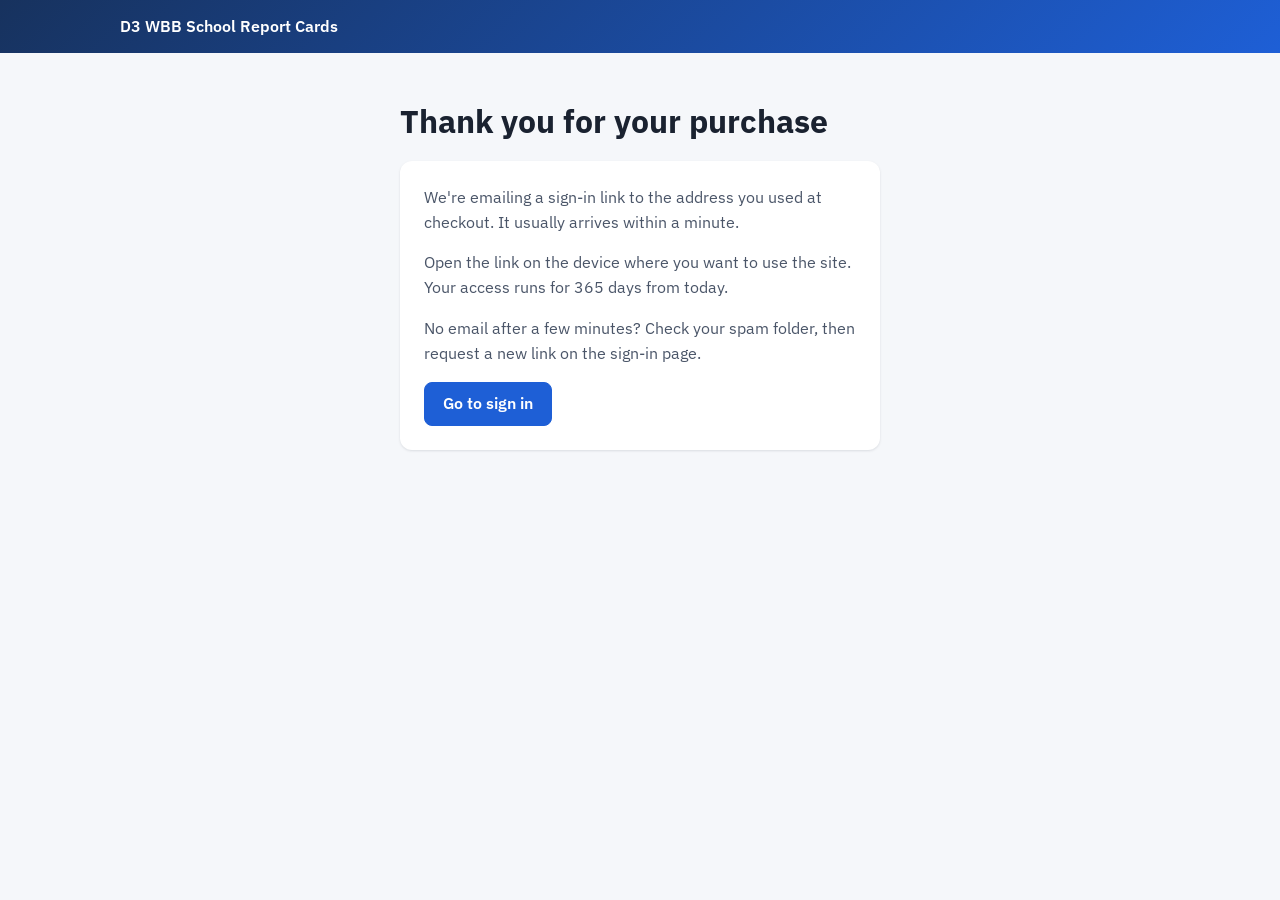
<file: thanks.html>
<!DOCTYPE html>
<html lang="en">
<head>
<meta charset="utf-8">
<meta name="viewport" content="width=device-width, initial-scale=1">
<meta name="color-scheme" content="light">
<meta name="darkreader-lock">
<meta name="theme-color" content="#17325e">
<meta name="robots" content="noindex">
<meta name="description" content="Your School Report Cards purchase is complete. Check your email for a sign-in link.">
<meta name="ste-allow" content="WBB">
<title>Thank you: School Report Cards</title>
<link rel="icon" href="favicon.svg" type="image/svg+xml">
<script>window.goatcounter = {path: function(p) { return location.host + p }}</script>
<script data-goatcounter="https://thed3statlab.goatcounter.com/count" async src="https://gc.zgo.at/count.js"></script>
<link rel="apple-touch-icon" href="apple-touch-icon.png">
<link rel="preconnect" href="https://fonts.googleapis.com">
<link rel="preconnect" href="https://fonts.gstatic.com" crossorigin>
<link rel="stylesheet" href="https://fonts.googleapis.com/css2?family=IBM+Plex+Sans:wght@400;500;600&display=swap">
<link rel="stylesheet" href="site.css">
</head>
<body>
<header class="top"><div class="bar">
  <a class="brand" href="index.html">D3 WBB School Report Cards</a>
</div></header>

<main class="page"><div class="wrap narrow stack">
  <h1>Thank you for your purchase</h1>
  <div class="card stack">
    <p>We're emailing a sign-in link to the address you used at checkout. It usually arrives within a minute.</p>
    <p>Open the link on the device where you want to use the site. Your access runs for 365 days from today.</p>
    <p class="note">No email after a few minutes? Check your spam folder, then request a new link on the sign-in
    page.</p>
    <div class="actions"><a class="btn primary" href="signin.html">Go to sign in</a></div>
  </div>
</div></main>
</body>
</html>
</file>
<file: site.css>
/* Shared styles for the landing, sign-in, and thank-you pages. Tokens match
   app.html (generate_school_profiles.py) so the product reads as one site. */
:root {
  --ink: #1a2230; --ink-2: #4a5568; --ink-3: #5f6b7a; --field-line: #7b8594;
  --surface: #f5f7fa; --card: #ffffff; --line: #e3e8ef;
  --accent: #1e5fd6; --accent-ink: #ffffff; --accent-soft: #e8effc; --accent-deep: #1a4fb4;
  --head-a: #17325e; --head-b: #1e5fd6;
  --good-bg: #e7f5ec; --good-ink: #1d5c33; --warn-bg: #fff4e0; --warn-ink: #6b4200;
  --space: 16px;
}
* { box-sizing: border-box; }
html { -webkit-text-size-adjust: 100%; }
body { margin: 0; background: var(--surface); color: var(--ink);
       font: 16px/1.55 "IBM Plex Sans", system-ui, -apple-system, sans-serif; }
a { color: var(--accent); }
h1, h2, h3 { line-height: 1.25; margin: 0; }
p, ul, ol { margin: 0; }

header.top { background: linear-gradient(135deg, var(--head-a), var(--head-b)); color: #fff; }
header.top .bar { max-width: 1080px; margin: 0 auto; padding: 14px 20px; display: flex;
                  align-items: center; gap: 16px; }
header.top .brand { font-weight: 600; font-size: 16px; color: #fff; text-decoration: none; margin-right: auto; }
header.top a.signin { color: #fff; font-weight: 500; }

.wrap { max-width: 1080px; margin: 0 auto; padding: 0 20px; }
.narrow { max-width: 520px; }

.btn { display: inline-flex; align-items: center; justify-content: center; min-height: 44px;
       padding: 10px 18px; border-radius: 8px; font: 600 16px/1.2 "IBM Plex Sans", system-ui, sans-serif;
       text-decoration: none; cursor: pointer; border: 1px solid var(--accent); }
.btn.primary { background: var(--accent); color: var(--accent-ink); }
.btn.primary:hover { background: var(--accent-deep); border-color: var(--accent-deep); }
.btn.secondary { background: var(--card); color: var(--accent); }
.btn.secondary:hover { background: var(--accent-soft); }
.btn[disabled] { opacity: .6; cursor: default; }
.actions { display: flex; flex-wrap: wrap; gap: 12px; align-items: center; }

.hero { background: linear-gradient(135deg, var(--head-a), var(--head-b)); color: #fff; padding: 40px 0 48px; }
.hero h1 { font-size: 32px; letter-spacing: -.02em; max-width: 760px; }
.hero p.lead { font-size: 20px; max-width: 700px; margin-top: 14px; color: #e6edfb; }
.hero .actions { margin-top: 24px; }
.hero .btn.primary { background: #fff; color: var(--head-a); border-color: #fff; }
.hero .btn.primary:hover { background: var(--accent-soft); border-color: var(--accent-soft); }
.hero .btn.secondary { background: transparent; color: #fff; border-color: #fff; }
.hero .btn.secondary:hover { background: rgba(255, 255, 255, .12); }
.hero .terms { margin-top: 12px; font-size: 14px; color: #dbe5f9; }

section.block { padding: 48px 0 0; }
section.block > .wrap > h2 { font-size: 24px; letter-spacing: -.01em; }
section.block > .wrap > p.intro { margin-top: 8px; color: var(--ink-2); max-width: 720px; }

.cards { display: grid; grid-template-columns: repeat(3, minmax(0, 1fr)); gap: 16px; margin-top: 20px; }
.cards + .cards { margin-top: 16px; }
.cards.two { grid-template-columns: repeat(2, minmax(0, 1fr)); }
.cards.one { grid-template-columns: 1fr; }
@media (max-width: 900px) { .cards, .cards.two { grid-template-columns: 1fr; } }
.card { background: var(--card); border-radius: 12px; padding: 20px; box-shadow: 0 1px 3px rgba(16, 24, 40, .08), 0 1px 2px rgba(16, 24, 40, .04); }
.card > * + * { margin-top: 8px; }
.card h3 { font-size: 20px; display: flex; align-items: center; gap: 10px; }
.card p, .card li { color: var(--ink-2); font-size: 16px; }
.card ul { padding-left: 18px; }
.card li + li { margin-top: 4px; }
.icon { flex: none; width: 36px; height: 36px; border-radius: 8px; background: var(--accent-soft);
        color: var(--accent-deep); display: grid; place-items: center; }
.icon svg { width: 20px; height: 20px; }

dl.grades { margin: 20px 0 0; padding: 8px 20px; }
dl.grades > div { display: grid; grid-template-columns: 200px 1fr; gap: 16px; padding: 12px 0; }
dl.grades > div + div { border-top: 1px solid var(--line); }
dl.grades dt { font-weight: 600; }
dl.grades dd { margin: 0; color: var(--ink-2); }

.buy { margin-top: 48px; }
.buy .card { padding: 28px; }
.buy h2 { font-size: 24px; }
.buy .price { font-size: 32px; font-weight: 600; }
.buy .actions { margin-top: 16px; }
.buy .checkout-email { margin: 16px 0 0; color: var(--ink-2); }

.faq { margin-top: 20px; display: grid; gap: 12px; }
.faq details { background: var(--card); border-radius: 12px; padding: 16px 20px; box-shadow: 0 1px 3px rgba(16, 24, 40, .08); }
.faq summary { font-weight: 600; cursor: pointer; }
.faq details p { margin-top: 8px; color: var(--ink-2); }

footer { margin-top: 56px; padding: 24px 0 40px; border-top: 1px solid var(--line); color: var(--ink-3); font-size: 14px; }
footer .wrap > * + * { margin-top: 6px; }

/* Sign-in and thank-you pages */
main.page { padding: 48px 0; }
main.page h1 { font-size: 32px; }
main.page .card { margin-top: 20px; padding: 24px; }
label.field { display: block; font-weight: 600; font-size: 16px; }
input.text, textarea.text { display: block; width: 100%; margin-top: 6px; min-height: 44px; padding: 10px 12px;
             border: 1px solid var(--field-line); border-radius: 8px; font: 16px/1.5 "IBM Plex Sans", system-ui, sans-serif;
             color: var(--ink); background: var(--card); box-sizing: border-box; }
textarea.text { resize: vertical; }
input.text:focus, textarea.text:focus { outline: 2px solid var(--accent); outline-offset: 1px; }
.note { color: var(--ink-2); font-size: 14px; }
.msg { border-radius: 8px; padding: 12px 14px; font-size: 14px; border: 1px solid; }
.msg.good { background: var(--good-bg); color: var(--good-ink); border-color: #6fae86; }
.msg.warn { background: var(--warn-bg); color: var(--warn-ink); border-color: #c99a4a; }
.stack > * + * { margin-top: 16px; }
[hidden] { display: none !important; }

@media (max-width: 640px) {
  .wrap { padding: 0 16px; }
  .hero { padding: 28px 0 32px; }
  .hero h1 { font-size: 24px; }
  .hero p.lead { font-size: 16px; }
  section.block { padding-top: 36px; }
  section.block > .wrap > h2 { font-size: 20px; }
  dl.grades > div { grid-template-columns: 1fr; gap: 4px; }
}

/* Features with screenshots: text beside the image, stacked on a phone. */
.feature { display: grid; grid-template-columns: minmax(0, 5fr) minmax(0, 7fr); gap: 32px; align-items: center; margin-top: 32px; }
.feature.wide { grid-template-columns: 1fr; gap: 16px; }
.feature.wide .ftext { max-width: 720px; }
.feature.wide figure.shot { max-width: 944px; }
.feature + .cards { margin-top: 32px; }
.ftext > * + * { margin-top: 8px; }
.ftext h3 { font-size: 20px; display: flex; align-items: center; gap: 10px; }
.ftext p, .ftext li { color: var(--ink-2); }
.ftext ul { padding-left: 18px; }
.ftext li + li { margin-top: 4px; }
figure.shot { margin: 0; }
figure.shot img { display: block; width: 100%; height: auto; border-radius: 12px; background: var(--card);
                  box-shadow: 0 1px 3px rgba(16, 24, 40, .08), 0 4px 16px rgba(16, 24, 40, .08); }
figure.narrowShot img { max-width: 300px; margin: 0 auto; }
/* An image of several cards sits on the page surface with no frame of its own. */
figure.shot.bare img { background: none; box-shadow: none; border-radius: 0;
  /* The image has 16px of padding around the 848px-wide cards for their shadows;
     pull it out so the card edges line up with the text column. */
  width: calc(100% * 880 / 848); max-width: none; margin: calc(-100% * 16 / 848); }
figure.shot figcaption { margin-top: 8px; font-size: 14px; color: var(--ink-3); }
@media (max-width: 900px) {
  .feature { grid-template-columns: 1fr; gap: 16px; }
}

/* Program search and the programs left out */
h3.subhead { font-size: 20px; margin-top: 32px; }
.finder { margin-top: 20px; }
.schoolList { list-style: none; padding: 0; margin: 12px 0 0; max-height: 360px; overflow-y: auto;
              border-top: 1px solid var(--line); columns: 3 240px; column-gap: 24px; }
.schoolList li { break-inside: avoid; padding: 8px 0; border-bottom: 1px solid var(--line); }
.schoolList .sname { display: block; font-weight: 500; }
.schoolList .smeta, .schoolList .alias { display: block; font-size: 14px; color: var(--ink-3); }
.schoolList li.out .smeta { color: var(--warn-ink); }
.tableCard { margin-top: 16px; padding: 8px 20px; overflow-x: auto; }
table.excluded { width: 100%; border-collapse: collapse; }
table.excluded th, table.excluded td { text-align: left; padding: 10px 12px 10px 0; border-bottom: 1px solid var(--line); }
table.excluded tr:last-child td { border-bottom: 0; }
table.excluded th { font-size: 14px; color: var(--ink-3); font-weight: 600; }

/* Method notes and the data sources table, copied from the report by the generator */
.methods { margin-top: 20px; display: grid; gap: 12px; }
details.methodology { background: var(--card); border-radius: 12px; padding: 16px 20px; box-shadow: 0 1px 3px rgba(16, 24, 40, .08); }
details.methodology summary { font-weight: 600; font-size: 20px; cursor: pointer; }
details.methodology p { margin-top: 12px; color: var(--ink-2); max-width: 760px; }
details.methodology table { width: 100%; border-collapse: collapse; margin-top: 16px; font-size: 14px; table-layout: fixed; }
details.methodology th, details.methodology td { text-align: left; vertical-align: top; padding: 8px 12px 8px 0; border-bottom: 1px solid var(--line); }
details.methodology th { color: var(--ink-3); font-weight: 600; }
@media (max-width: 640px) {
  details.methodology table, details.methodology tbody, details.methodology tr, details.methodology td { display: block; width: auto; }
  details.methodology thead, details.methodology colgroup { display: none; }
  details.methodology tr { padding: 8px 0; border-bottom: 1px solid var(--line); }
  details.methodology td { border: 0; padding: 2px 0; }
  details.methodology td:first-child { font-weight: 600; color: var(--ink); }
}
</file>
